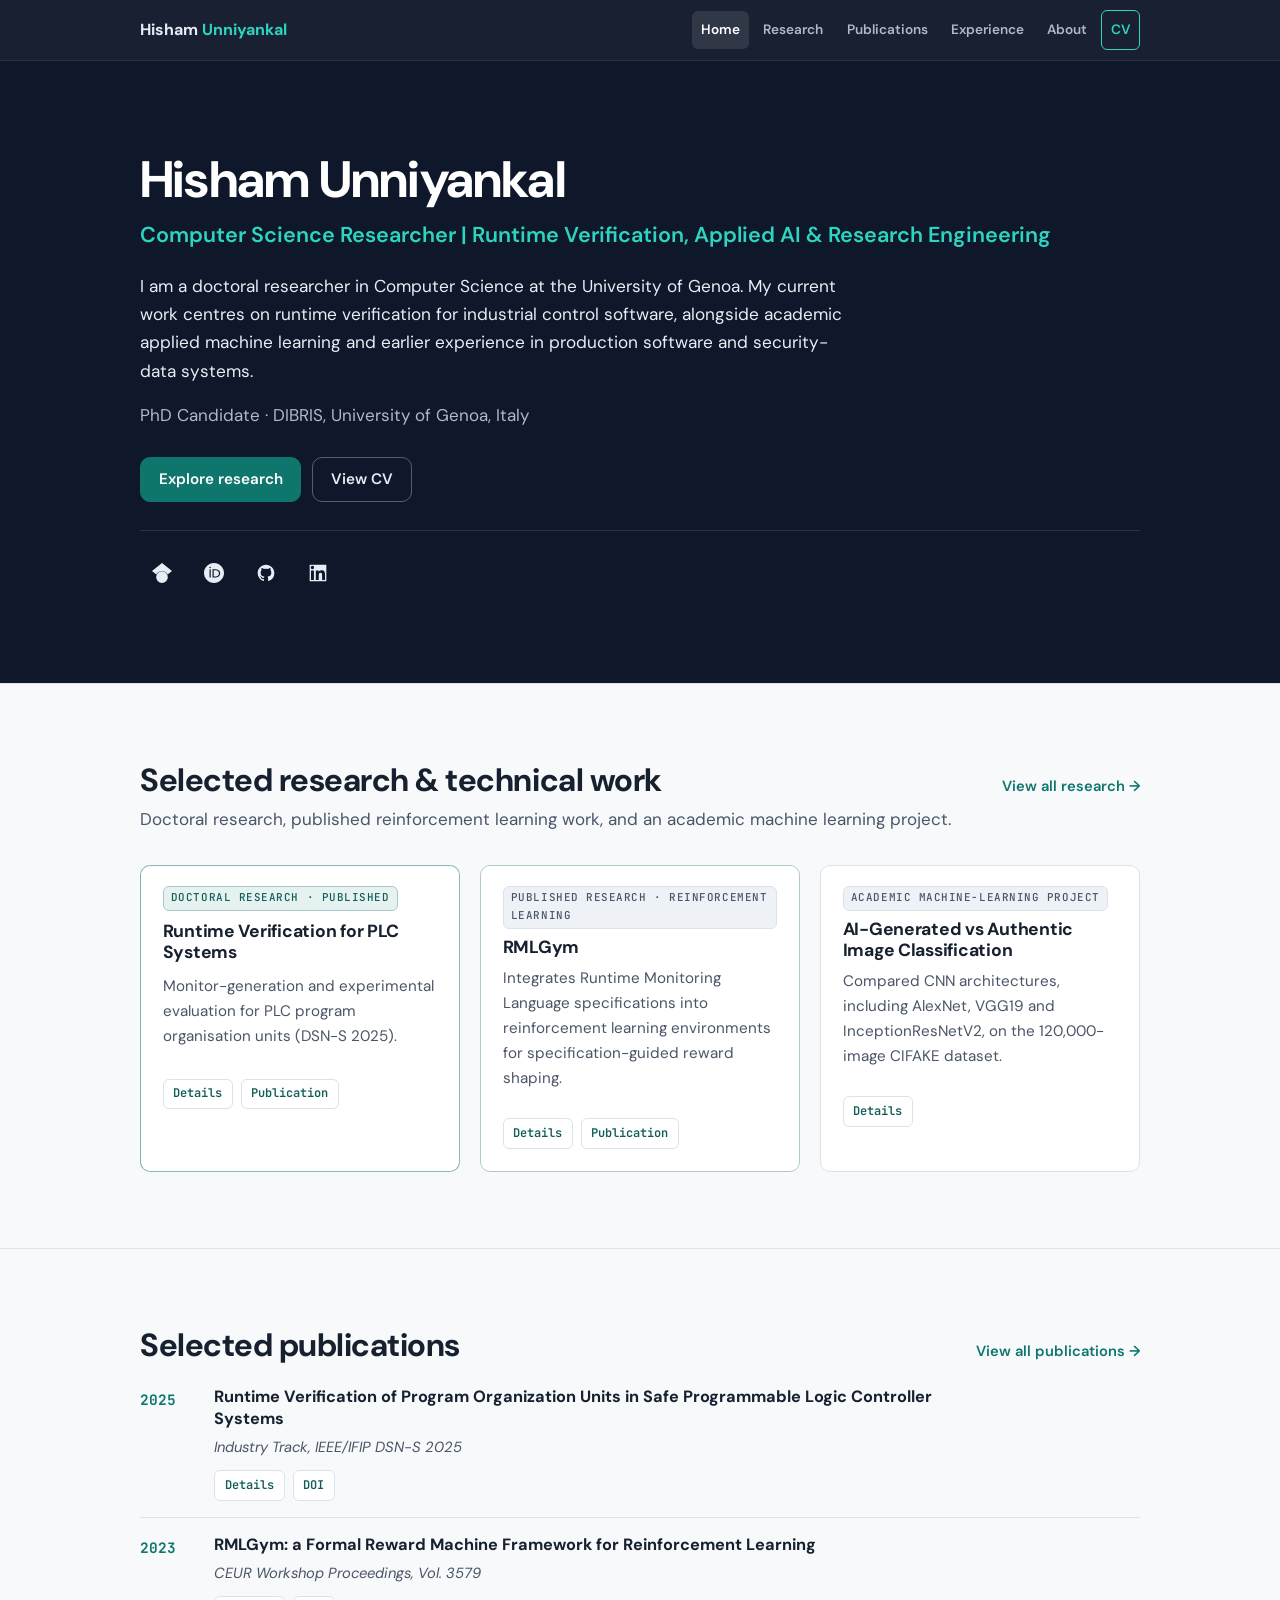
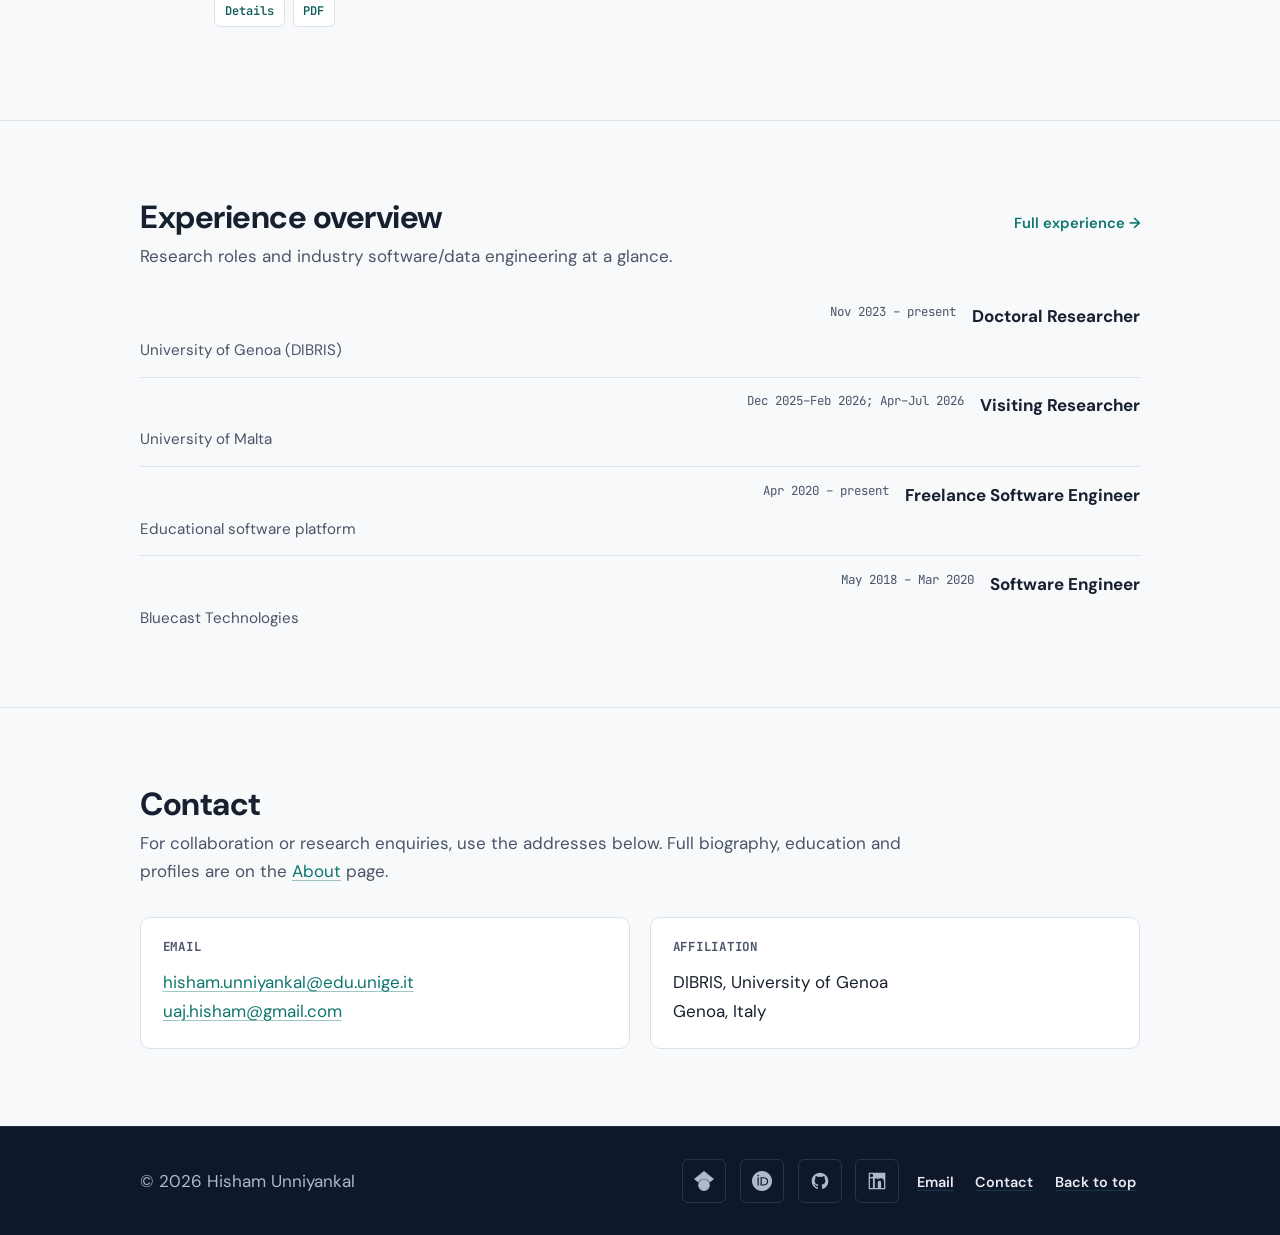
<file: index.html>
<!DOCTYPE html>
<html lang="en">
<head>
  <meta charset="UTF-8" />
  <meta name="viewport" content="width=device-width, initial-scale=1.0" />
  <title>Hisham Unniyankal | Computer Science Researcher — Runtime Verification, Applied AI &amp; Research Engineering</title>
  <meta name="description" content="Doctoral researcher in Computer Science at the University of Genoa. Research in runtime verification and research software, with academic applied machine learning and production software/data engineering experience." />
  <link rel="canonical" href="https://hishamunniyankal.github.io/" />

  <meta property="og:type" content="profile" />
  <meta property="og:title" content="Hisham Unniyankal | Computer Science Researcher — Runtime Verification, Applied AI &amp; Research Engineering" />
  <meta property="og:description" content="Doctoral researcher at the University of Genoa working on runtime verification and research software, with academic applied machine learning and production software/data engineering experience." />
  <meta property="og:url" content="https://hishamunniyankal.github.io/" />
  <meta property="profile:first_name" content="Hisham" />
  <meta property="profile:last_name" content="Unniyankal" />

  <meta name="twitter:card" content="summary" />
  <meta name="twitter:title" content="Hisham Unniyankal | Computer Science Researcher — Runtime Verification, Applied AI &amp; Research Engineering" />
  <meta name="twitter:description" content="Doctoral researcher at the University of Genoa: runtime verification, academic applied machine learning, and software/data engineering." />

  <link rel="icon" href="assets/favicon.svg" type="image/svg+xml" />
  <link rel="preconnect" href="https://fonts.googleapis.com" />
  <link rel="preconnect" href="https://fonts.gstatic.com" crossorigin />
  <link href="https://fonts.googleapis.com/css2?family=DM+Sans:ital,opsz,wght@0,9..40,400;0,9..40,500;0,9..40,600;0,9..40,700;1,9..40,400&amp;family=JetBrains+Mono:wght@400;500;600&amp;display=swap" rel="stylesheet" />
  <link rel="stylesheet" href="assets/css/tokens.css" />
  <link rel="stylesheet" href="assets/css/styles.css" />

  <script type="application/ld+json">
  {
    "@context": "https://schema.org",
    "@type": "Person",
    "name": "Hisham Unniyankal",
    "jobTitle": "Doctoral Researcher in Computer Science",
    "email": "mailto:hisham.unniyankal@edu.unige.it",
    "url": "https://hishamunniyankal.github.io/",
    "affiliation": { "@type": "CollegeOrUniversity", "name": "University of Genoa" },
    "worksFor": { "@type": "CollegeOrUniversity", "name": "University of Genoa" },
    "address": { "@type": "PostalAddress", "addressLocality": "Genoa", "addressCountry": "IT" },
    "knowsAbout": [
      "Runtime verification",
      "Runtime monitoring",
      "Reinforcement learning",
      "Machine learning",
      "Research software engineering",
      "Streaming data systems"
    ],
    "sameAs": [
      "https://scholar.google.com/citations?user=ikgQn0IAAAAJ&hl=en",
      "https://orcid.org/0009-0008-2407-5150",
      "https://github.com/hishamunniyankal",
      "https://www.linkedin.com/in/hishamu/"
    ]
  }
  </script>
</head>
<body>
  <a class="skip-link" href="#main-content">Skip to content</a>

  <nav class="nav" aria-label="Primary">
    <div class="wrap nav__inner">
      <a class="nav__brand" href="index.html">Hisham <b>Unniyankal</b></a>
      <button type="button" class="nav__toggle" id="nav-toggle" aria-expanded="false" aria-controls="nav-menu">
        <span class="visually-hidden">Menu</span>
        <span class="nav__toggle-bars" aria-hidden="true"></span>
      </button>
      <ul class="nav__menu" id="nav-menu">
        <li><a href="index.html" aria-current="page">Home</a></li>
        <li><a href="research.html">Research</a></li>
        <li><a href="publications.html">Publications</a></li>
        <li><a href="experience.html">Experience</a></li>
        <li><a href="about.html">About</a></li>
        <li><a class="nav__cv" href="cv.pdf" target="_blank" rel="noopener">CV</a></li>
      </ul>
    </div>
  </nav>

  <main id="main-content" tabindex="-1">
    <header class="hero" id="top">
      <div class="wrap">
        <h1>Hisham Unniyankal</h1>
        <p class="hero__role">Computer Science Researcher | Runtime Verification, Applied AI &amp; Research Engineering</p>
        <p class="hero__statement">
          I am a doctoral researcher in Computer Science at the University of
          Genoa. My current work centres on runtime verification for industrial
          control software, alongside academic applied machine learning and
          earlier experience in production software and security-data systems.
        </p>
        <p class="hero__affil">PhD Candidate · DIBRIS, University of Genoa, Italy</p>
        <div class="hero__actions">
          <a class="btn btn--primary" href="research.html">Explore research</a>
          <a class="btn btn--ghost" href="cv.pdf" target="_blank" rel="noopener">View CV</a>
        </div>
        <ul class="hero__links">
          <li>
            <a class="profile-icon profile-icon--scholar" href="https://scholar.google.com/citations?user=ikgQn0IAAAAJ&amp;hl=en" target="_blank" rel="noopener noreferrer" aria-label="Google Scholar" title="Google Scholar">
              <span class="profile-icon__glyph" aria-hidden="true"></span>
            </a>
          </li>
          <li>
            <a class="profile-icon profile-icon--orcid" href="https://orcid.org/0009-0008-2407-5150" target="_blank" rel="noopener noreferrer" aria-label="ORCID" title="ORCID">
              <span class="profile-icon__glyph" aria-hidden="true"></span>
            </a>
          </li>
          <li>
            <a class="profile-icon profile-icon--github" href="https://github.com/hishamunniyankal" target="_blank" rel="noopener noreferrer" aria-label="GitHub" title="GitHub">
              <span class="profile-icon__glyph" aria-hidden="true"></span>
            </a>
          </li>
          <li>
            <a class="profile-icon profile-icon--linkedin" href="https://www.linkedin.com/in/hishamu/" target="_blank" rel="noopener noreferrer" aria-label="LinkedIn" title="LinkedIn">
              <span class="profile-icon__glyph" aria-hidden="true"></span>
            </a>
          </li>
        </ul>
      </div>
    </header>

    <section class="section" aria-labelledby="preview-research-title">
      <div class="wrap">
        <div class="section__head reveal">
          <h2 class="section__title" id="preview-research-title">Selected research &amp; technical work</h2>
          <a class="section__link" href="research.html">View all research →</a>
        </div>
        <p class="section__intro reveal">Doctoral research, published reinforcement learning work, and an academic machine learning project.</p>
        <div class="work-grid work-grid--previews reveal">
          <article class="work-card work-card--featured">
            <div class="work-card__body">
              <span class="work-card__kind">Doctoral Research · Published</span>
              <h3 class="work-card__title">Runtime Verification for PLC Systems</h3>
              <p>Monitor-generation and experimental evaluation for PLC program organisation units (DSN-S 2025).</p>
              <div class="pub__links work-card__meta">
                <a class="pub__badge" href="research.html#plc-rv">Details</a>
                <a class="pub__badge" href="publications.html#pub-dsn">Publication</a>
              </div>
            </div>
          </article>
          <article class="work-card work-card--emphasis">
            <div class="work-card__body">
              <span class="work-card__kind">Published Research · Reinforcement Learning</span>
              <h3 class="work-card__title">RMLGym</h3>
              <p>Integrates Runtime Monitoring Language specifications into reinforcement learning environments for specification-guided reward shaping.</p>
              <div class="pub__links work-card__meta">
                <a class="pub__badge" href="research.html#rmlgym">Details</a>
                <a class="pub__badge" href="publications.html#pub-rmlgym">Publication</a>
              </div>
            </div>
          </article>
          <article class="work-card">
            <div class="work-card__body">
              <span class="work-card__kind">Academic Machine-Learning Project</span>
              <h3 class="work-card__title">AI-Generated vs Authentic Image Classification</h3>
              <p>Compared CNN architectures, including AlexNet, VGG19 and InceptionResNetV2, on the 120,000-image CIFAKE dataset.</p>
              <div class="pub__links work-card__meta">
                <a class="pub__badge" href="research.html#cifake">Details</a>
              </div>
            </div>
          </article>
        </div>
      </div>
    </section>

    <section class="section" aria-labelledby="preview-pubs-title">
      <div class="wrap">
        <div class="section__head reveal">
          <h2 class="section__title" id="preview-pubs-title">Selected publications</h2>
          <a class="section__link" href="publications.html">View all publications →</a>
        </div>
        <ul class="pub-list pub-list--preview reveal">
          <li class="pub">
            <span class="pub__year">2025</span>
            <div>
              <p class="pub__title">Runtime Verification of Program Organization Units in Safe Programmable Logic Controller Systems</p>
              <p class="pub__venue">Industry Track, IEEE/IFIP DSN-S 2025</p>
              <p class="pub__links">
                <a class="pub__badge" href="publications.html#pub-dsn">Details</a>
                <a class="pub__badge" href="https://doi.org/10.1109/DSN-S65789.2025.00050" target="_blank" rel="noopener">DOI</a>
              </p>
            </div>
          </li>
          <li class="pub">
            <span class="pub__year">2023</span>
            <div>
              <p class="pub__title">RMLGym: a Formal Reward Machine Framework for Reinforcement Learning</p>
              <p class="pub__venue">CEUR Workshop Proceedings, Vol. 3579</p>
              <p class="pub__links">
                <a class="pub__badge" href="publications.html#pub-rmlgym">Details</a>
                <a class="pub__badge" href="https://ceur-ws.org/Vol-3579/paper1.pdf" target="_blank" rel="noopener">PDF</a>
              </p>
            </div>
          </li>
        </ul>
      </div>
    </section>

    <section class="section" aria-labelledby="preview-exp-title">
      <div class="wrap">
        <div class="section__head reveal">
          <h2 class="section__title" id="preview-exp-title">Experience overview</h2>
          <a class="section__link" href="experience.html">Full experience →</a>
        </div>
        <p class="section__intro reveal">Research roles and industry software/data engineering at a glance.</p>
        <ul class="exp-summary reveal">
          <li>
            <span class="exp-summary__role">Doctoral Researcher</span>
            <span class="exp-summary__org">University of Genoa (DIBRIS)</span>
            <span class="exp-summary__dates">Nov 2023 – present</span>
          </li>
          <li>
            <span class="exp-summary__role">Visiting Researcher</span>
            <span class="exp-summary__org">University of Malta</span>
            <span class="exp-summary__dates">Dec 2025–Feb 2026; Apr–Jul 2026</span>
          </li>
          <li>
            <span class="exp-summary__role">Freelance Software Engineer</span>
            <span class="exp-summary__org">Educational software platform</span>
            <span class="exp-summary__dates">Apr 2020 – present</span>
          </li>
          <li>
            <span class="exp-summary__role">Software Engineer</span>
            <span class="exp-summary__org">Bluecast Technologies</span>
            <span class="exp-summary__dates">May 2018 – Mar 2020</span>
          </li>
        </ul>
      </div>
    </section>

    <section class="section" aria-labelledby="home-contact-title">
      <div class="wrap">
        <h2 class="section__title reveal" id="home-contact-title">Contact</h2>
        <p class="section__intro reveal">
          For collaboration or research enquiries, use the addresses below.
          Full biography, education and profiles are on the
          <a href="about.html">About</a> page.
        </p>
        <div class="contact-grid reveal">
          <div class="contact-card">
            <h3>Email</h3>
            <address>
              <a href="mailto:hisham.unniyankal@edu.unige.it">hisham.unniyankal@edu.unige.it</a><br />
              <a href="mailto:uaj.hisham@gmail.com">uaj.hisham@gmail.com</a>
            </address>
          </div>
          <div class="contact-card">
            <h3>Affiliation</h3>
            <address>
              DIBRIS, University of Genoa<br />
              Genoa, Italy
            </address>
          </div>
        </div>
      </div>
    </section>
  </main>

  <footer class="footer">
    <div class="wrap footer__inner">
      <p>&copy; <span id="year">2026</span> Hisham Unniyankal</p>
      <ul class="footer__links">
        <li>
          <a class="profile-icon profile-icon--scholar" href="https://scholar.google.com/citations?user=ikgQn0IAAAAJ&amp;hl=en" target="_blank" rel="noopener noreferrer" aria-label="Google Scholar" title="Google Scholar">
            <span class="profile-icon__glyph" aria-hidden="true"></span>
          </a>
        </li>
        <li>
          <a class="profile-icon profile-icon--orcid" href="https://orcid.org/0009-0008-2407-5150" target="_blank" rel="noopener noreferrer" aria-label="ORCID" title="ORCID">
            <span class="profile-icon__glyph" aria-hidden="true"></span>
          </a>
        </li>
        <li>
          <a class="profile-icon profile-icon--github" href="https://github.com/hishamunniyankal" target="_blank" rel="noopener noreferrer" aria-label="GitHub" title="GitHub">
            <span class="profile-icon__glyph" aria-hidden="true"></span>
          </a>
        </li>
        <li>
          <a class="profile-icon profile-icon--linkedin" href="https://www.linkedin.com/in/hishamu/" target="_blank" rel="noopener noreferrer" aria-label="LinkedIn" title="LinkedIn">
            <span class="profile-icon__glyph" aria-hidden="true"></span>
          </a>
        </li>
        <li><a class="footer__text-link" href="mailto:hisham.unniyankal@edu.unige.it">Email</a></li>
        <li><a class="footer__text-link" href="about.html#contact">Contact</a></li>
        <li><a class="footer__text-link" href="#top">Back to top</a></li>
      </ul>
    </div>
  </footer>

  <script src="assets/js/main.js" defer></script>
</body>
</html>
</file>
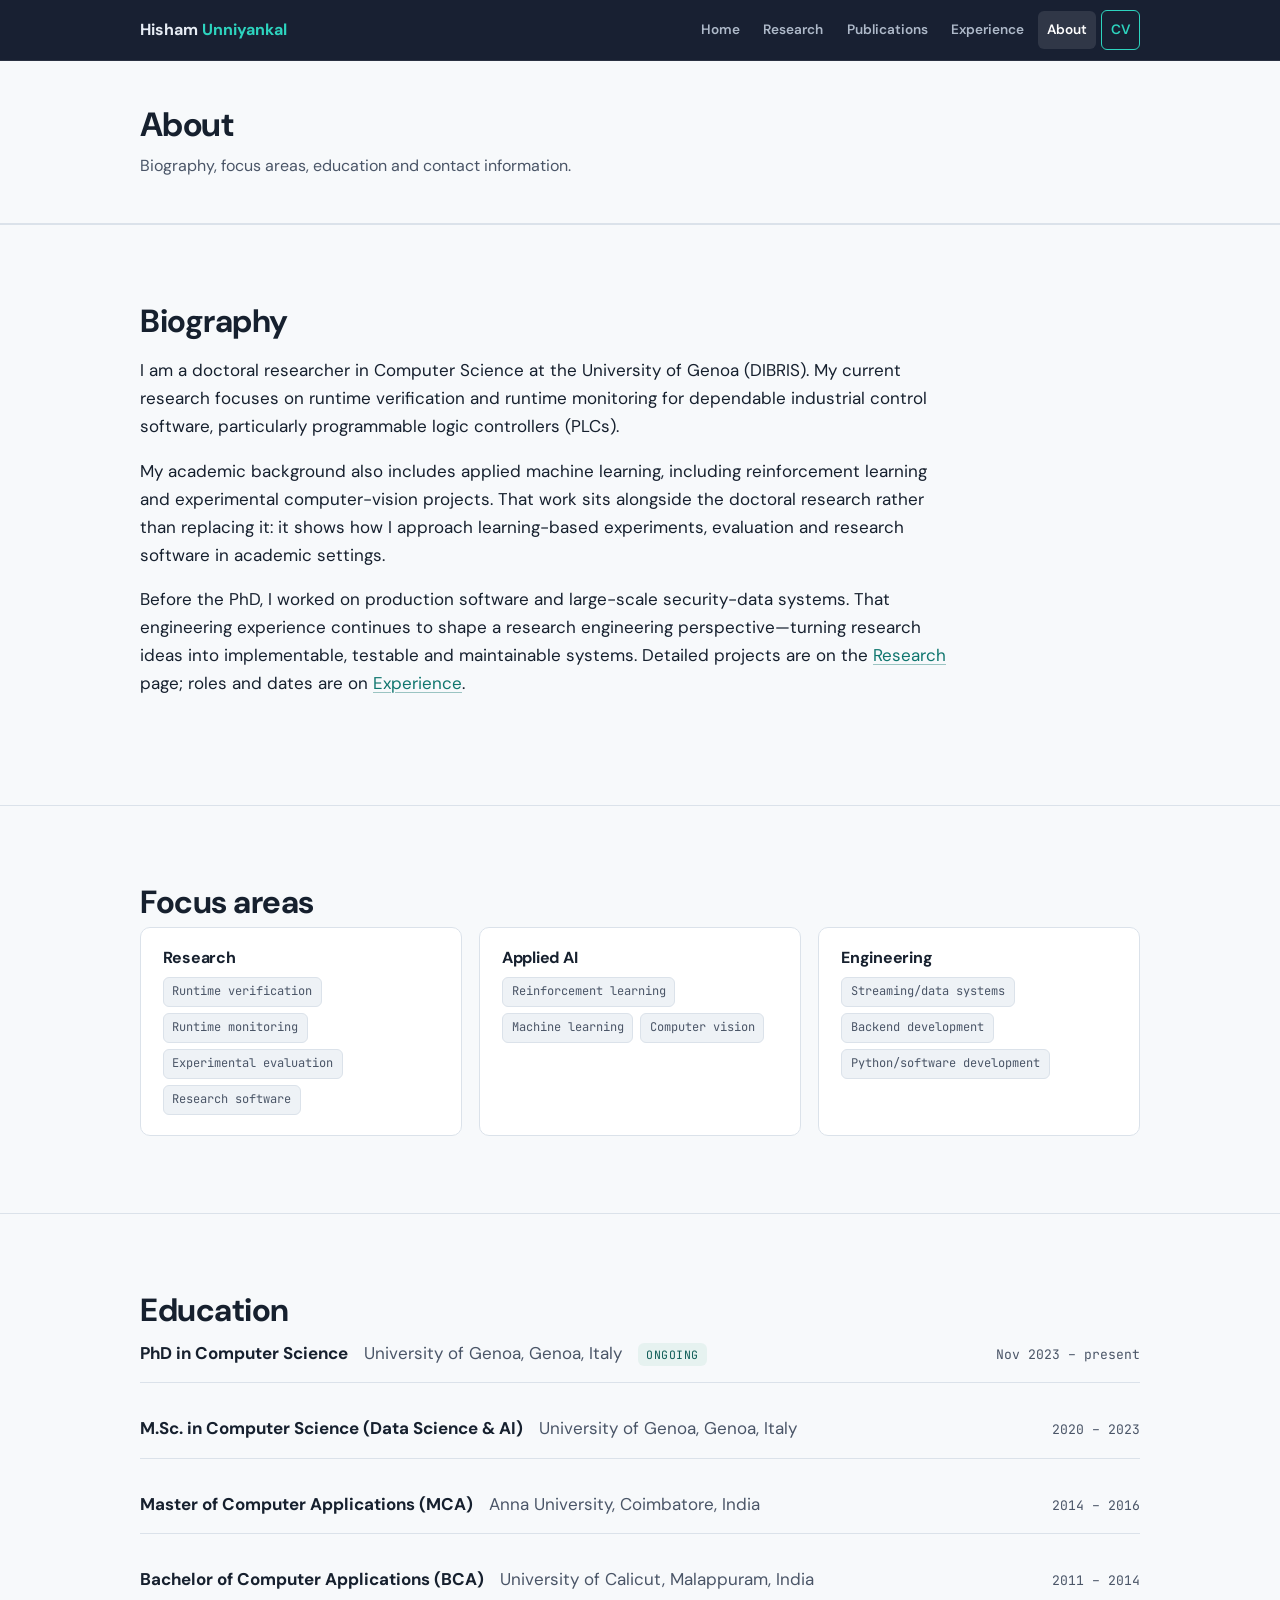
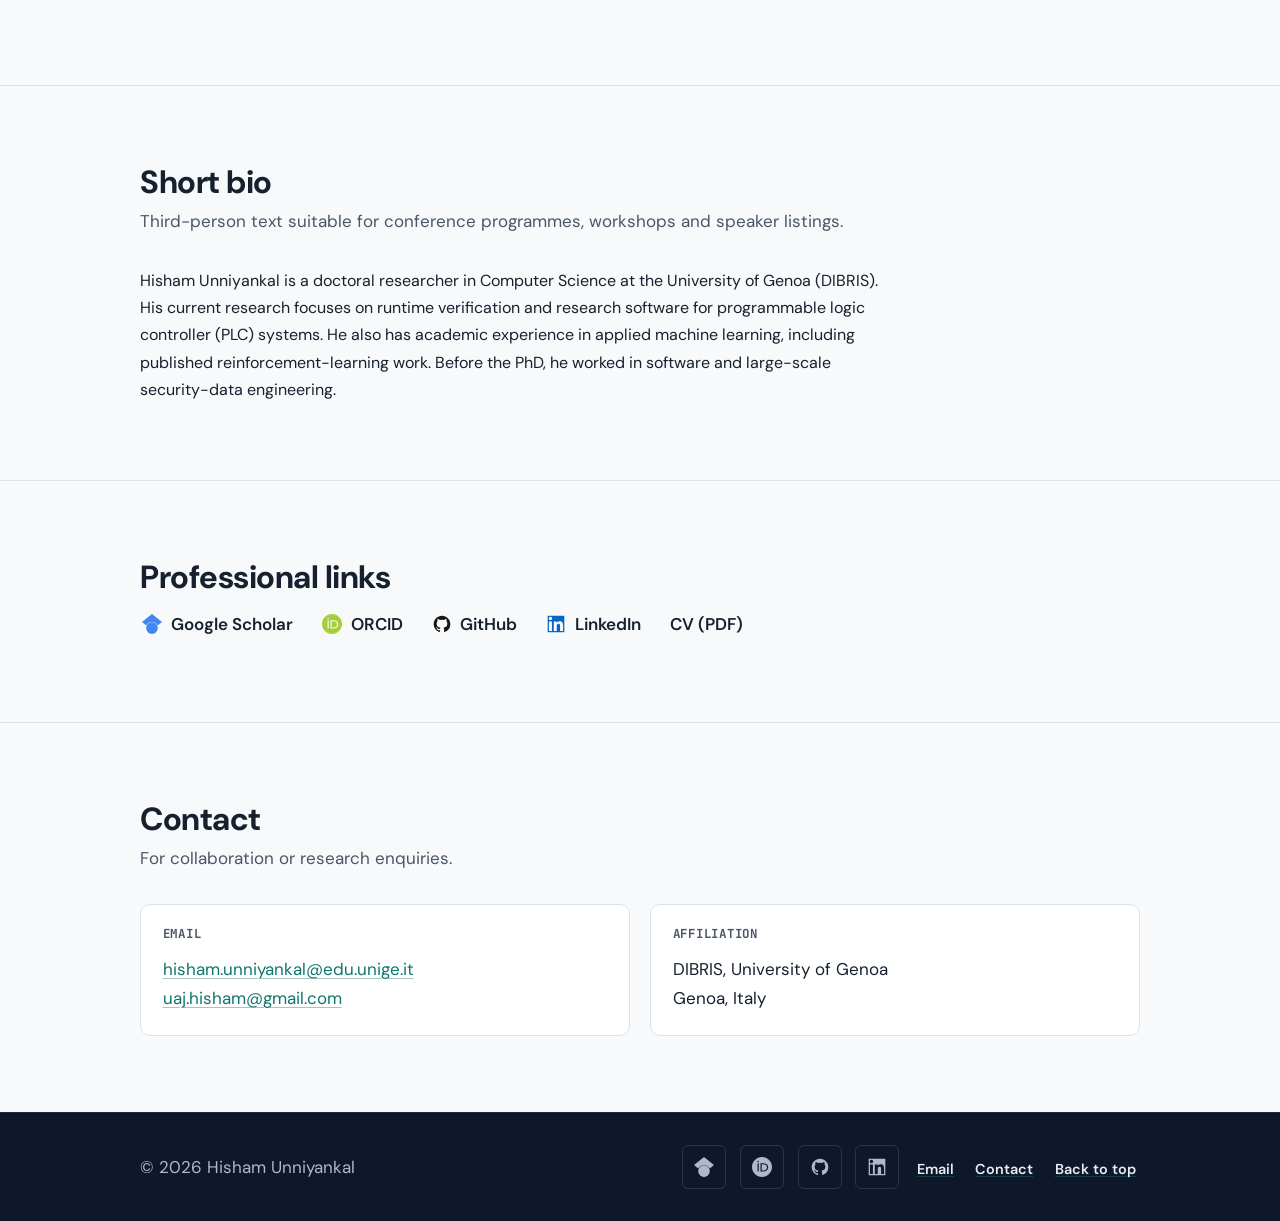
<file: about.html>
<!DOCTYPE html>
<html lang="en">
<head>
  <meta charset="UTF-8" />
  <meta name="viewport" content="width=device-width, initial-scale=1.0" />
  <title>About | Hisham Unniyankal</title>
  <meta name="description" content="Biography, education and contact for Hisham Unniyankal, doctoral researcher in Computer Science at the University of Genoa." />
  <link rel="canonical" href="https://hishamunniyankal.github.io/about.html" />

  <meta property="og:type" content="profile" />
  <meta property="og:title" content="About | Hisham Unniyankal" />
  <meta property="og:description" content="Biography, education and contact for a doctoral researcher in Computer Science at the University of Genoa." />
  <meta property="og:url" content="https://hishamunniyankal.github.io/about.html" />

  <meta name="twitter:card" content="summary" />
  <meta name="twitter:title" content="About | Hisham Unniyankal" />
  <meta name="twitter:description" content="Biography, education and contact for a doctoral researcher in Computer Science at the University of Genoa." />

  <link rel="icon" href="assets/favicon.svg" type="image/svg+xml" />
  <link rel="preconnect" href="https://fonts.googleapis.com" />
  <link rel="preconnect" href="https://fonts.gstatic.com" crossorigin />
  <link href="https://fonts.googleapis.com/css2?family=DM+Sans:ital,opsz,wght@0,9..40,400;0,9..40,500;0,9..40,600;0,9..40,700;1,9..40,400&amp;family=JetBrains+Mono:wght@400;500;600&amp;display=swap" rel="stylesheet" />
  <link rel="stylesheet" href="assets/css/tokens.css" />
  <link rel="stylesheet" href="assets/css/styles.css" />
</head>
<body>
  <a class="skip-link" href="#main-content">Skip to content</a>

  <nav class="nav" aria-label="Primary">
    <div class="wrap nav__inner">
      <a class="nav__brand" href="index.html">Hisham <b>Unniyankal</b></a>
      <button type="button" class="nav__toggle" id="nav-toggle" aria-expanded="false" aria-controls="nav-menu">
        <span class="visually-hidden">Menu</span>
        <span class="nav__toggle-bars" aria-hidden="true"></span>
      </button>
      <ul class="nav__menu" id="nav-menu">
        <li><a href="index.html">Home</a></li>
        <li><a href="research.html">Research</a></li>
        <li><a href="publications.html">Publications</a></li>
        <li><a href="experience.html">Experience</a></li>
        <li><a href="about.html" aria-current="page">About</a></li>
        <li><a class="nav__cv" href="cv.pdf" target="_blank" rel="noopener">CV</a></li>
      </ul>
    </div>
  </nav>

  <main id="main-content" tabindex="-1">
    <header class="page-header" id="top">
      <div class="wrap">
        <h1>About</h1>
        <p class="page-header__intro">
          Biography, focus areas, education and contact information.
        </p>
      </div>
    </header>

    <section class="section" aria-labelledby="bio-title">
      <div class="wrap">
        <!--
          TODO: Insert a professional headshot when available.
          Place a <figure class="about-photo"> as the first child of
          .about-layout so the two-column layout activates automatically, e.g.:

          <figure class="about-photo">
            <img src="assets/images/portrait.jpg" width="320" height="400"
                 alt="Portrait of Hisham Unniyankal" />
          </figure>
        -->
        <div class="about-layout reveal">
          <div class="about-copy">
            <h2 class="section__title" id="bio-title">Biography</h2>
            <div class="prose">
              <p>
                I am a doctoral researcher in Computer Science at the University
                of Genoa (DIBRIS). My current research focuses on runtime
                verification and runtime monitoring for dependable industrial
                control software, particularly programmable logic controllers
                (PLCs).
              </p>
              <p>
                My academic background also includes applied machine learning,
                including reinforcement learning and experimental computer-vision
                projects. That work sits alongside the doctoral research rather
                than replacing it: it shows how I approach learning-based
                experiments, evaluation and research software in academic
                settings.
              </p>
              <p>
                Before the PhD, I worked on production software and large-scale
                security-data systems. That engineering experience continues to
                shape a research engineering perspective&mdash;turning research
                ideas into implementable, testable and maintainable systems.
                Detailed projects are on the <a href="research.html">Research</a>
                page; roles and dates are on
                <a href="experience.html">Experience</a>.
              </p>
            </div>
          </div>
        </div>
      </div>
    </section>

    <section class="section" aria-labelledby="focus-title">
      <div class="wrap">
        <h2 class="section__title reveal" id="focus-title">Focus areas</h2>
        <ul class="capabilities reveal" aria-label="Focus areas">
          <li class="capability">
            <h3>Research</h3>
            <ul class="capability__tags">
              <li>Runtime verification</li>
              <li>Runtime monitoring</li>
              <li>Experimental evaluation</li>
              <li>Research software</li>
            </ul>
          </li>
          <li class="capability">
            <h3>Applied AI</h3>
            <ul class="capability__tags">
              <li>Reinforcement learning</li>
              <li>Machine learning</li>
              <li>Computer vision</li>
            </ul>
          </li>
          <li class="capability">
            <h3>Engineering</h3>
            <ul class="capability__tags">
              <li>Streaming/data systems</li>
              <li>Backend development</li>
              <li>Python/software development</li>
            </ul>
          </li>
        </ul>
      </div>
    </section>

    <section class="section" id="education" aria-labelledby="education-title">
      <div class="wrap">
        <h2 class="section__title reveal" id="education-title">Education</h2>
        <ul class="edu-list edu-list--plain reveal">
          <li class="edu">
            <span class="edu__degree">PhD in Computer Science</span>
            <span class="edu__inst">University of Genoa, Genoa, Italy</span>
            <span class="edu__status">Ongoing</span>
            <span class="edu__dates">Nov 2023 &ndash; present</span>
          </li>
          <li class="edu">
            <span class="edu__degree">M.Sc. in Computer Science (Data Science &amp; AI)</span>
            <span class="edu__inst">University of Genoa, Genoa, Italy</span>
            <span class="edu__dates">2020 &ndash; 2023</span>
          </li>
          <li class="edu">
            <span class="edu__degree">Master of Computer Applications (MCA)</span>
            <span class="edu__inst">Anna University, Coimbatore, India</span>
            <span class="edu__dates">2014 &ndash; 2016</span>
          </li>
          <li class="edu">
            <span class="edu__degree">Bachelor of Computer Applications (BCA)</span>
            <span class="edu__inst">University of Calicut, Malappuram, India</span>
            <span class="edu__dates">2011 &ndash; 2014</span>
          </li>
        </ul>
      </div>
    </section>

    <section class="section" id="short-bio" aria-labelledby="short-bio-title">
      <div class="wrap">
        <h2 class="section__title reveal" id="short-bio-title">Short bio</h2>
        <p class="section__intro reveal">
          Third-person text suitable for conference programmes, workshops and
          speaker listings.
        </p>
        <div class="short-bio reveal">
          <p>
            Hisham Unniyankal is a doctoral researcher in Computer Science at the
            University of Genoa (DIBRIS). His current research focuses on runtime
            verification and research software for programmable logic controller
            (PLC) systems. He also has academic experience in applied machine
            learning, including published reinforcement-learning work. Before the
            PhD, he worked in software and large-scale security-data engineering.
          </p>
        </div>
      </div>
    </section>

    <section class="section" id="profiles" aria-labelledby="profiles-title">
      <div class="wrap">
        <h2 class="section__title reveal" id="profiles-title">Professional links</h2>
        <ul class="profile-links reveal">
          <li>
            <a class="profile-link profile-link--scholar" href="https://scholar.google.com/citations?user=ikgQn0IAAAAJ&amp;hl=en" target="_blank" rel="noopener noreferrer">
              <span class="profile-icon__glyph" aria-hidden="true"></span>
              <span>Google Scholar</span>
            </a>
          </li>
          <li>
            <a class="profile-link profile-link--orcid" href="https://orcid.org/0009-0008-2407-5150" target="_blank" rel="noopener noreferrer">
              <span class="profile-icon__glyph" aria-hidden="true"></span>
              <span>ORCID</span>
            </a>
          </li>
          <li>
            <a class="profile-link profile-link--github" href="https://github.com/hishamunniyankal" target="_blank" rel="noopener noreferrer">
              <span class="profile-icon__glyph" aria-hidden="true"></span>
              <span>GitHub</span>
            </a>
          </li>
          <li>
            <a class="profile-link profile-link--linkedin" href="https://www.linkedin.com/in/hishamu/" target="_blank" rel="noopener noreferrer">
              <span class="profile-icon__glyph" aria-hidden="true"></span>
              <span>LinkedIn</span>
            </a>
          </li>
          <li>
            <a class="profile-link" href="cv.pdf" target="_blank" rel="noopener noreferrer">
              <span>CV (PDF)</span>
            </a>
          </li>
        </ul>
      </div>
    </section>

    <section class="section" id="contact" aria-labelledby="contact-title">
      <div class="wrap">
        <h2 class="section__title reveal" id="contact-title">Contact</h2>
        <p class="section__intro reveal">For collaboration or research enquiries.</p>
        <div class="contact-grid reveal">
          <div class="contact-card">
            <h3>Email</h3>
            <address>
              <a href="mailto:hisham.unniyankal@edu.unige.it">hisham.unniyankal@edu.unige.it</a><br />
              <a href="mailto:uaj.hisham@gmail.com">uaj.hisham@gmail.com</a>
            </address>
          </div>
          <div class="contact-card">
            <h3>Affiliation</h3>
            <address>
              DIBRIS, University of Genoa<br />
              Genoa, Italy
            </address>
          </div>
        </div>
      </div>
    </section>
  </main>

  <footer class="footer">
    <div class="wrap footer__inner">
      <p>&copy; <span id="year">2026</span> Hisham Unniyankal</p>
      <ul class="footer__links">
        <li>
          <a class="profile-icon profile-icon--scholar" href="https://scholar.google.com/citations?user=ikgQn0IAAAAJ&amp;hl=en" target="_blank" rel="noopener noreferrer" aria-label="Google Scholar" title="Google Scholar">
            <span class="profile-icon__glyph" aria-hidden="true"></span>
          </a>
        </li>
        <li>
          <a class="profile-icon profile-icon--orcid" href="https://orcid.org/0009-0008-2407-5150" target="_blank" rel="noopener noreferrer" aria-label="ORCID" title="ORCID">
            <span class="profile-icon__glyph" aria-hidden="true"></span>
          </a>
        </li>
        <li>
          <a class="profile-icon profile-icon--github" href="https://github.com/hishamunniyankal" target="_blank" rel="noopener noreferrer" aria-label="GitHub" title="GitHub">
            <span class="profile-icon__glyph" aria-hidden="true"></span>
          </a>
        </li>
        <li>
          <a class="profile-icon profile-icon--linkedin" href="https://www.linkedin.com/in/hishamu/" target="_blank" rel="noopener noreferrer" aria-label="LinkedIn" title="LinkedIn">
            <span class="profile-icon__glyph" aria-hidden="true"></span>
          </a>
        </li>
        <li><a class="footer__text-link" href="mailto:hisham.unniyankal@edu.unige.it">Email</a></li>
        <li><a class="footer__text-link" href="#contact">Contact</a></li>
        <li><a class="footer__text-link" href="#top">Back to top</a></li>
      </ul>
    </div>
  </footer>

  <script src="assets/js/main.js" defer></script>
</body>
</html>
</file>
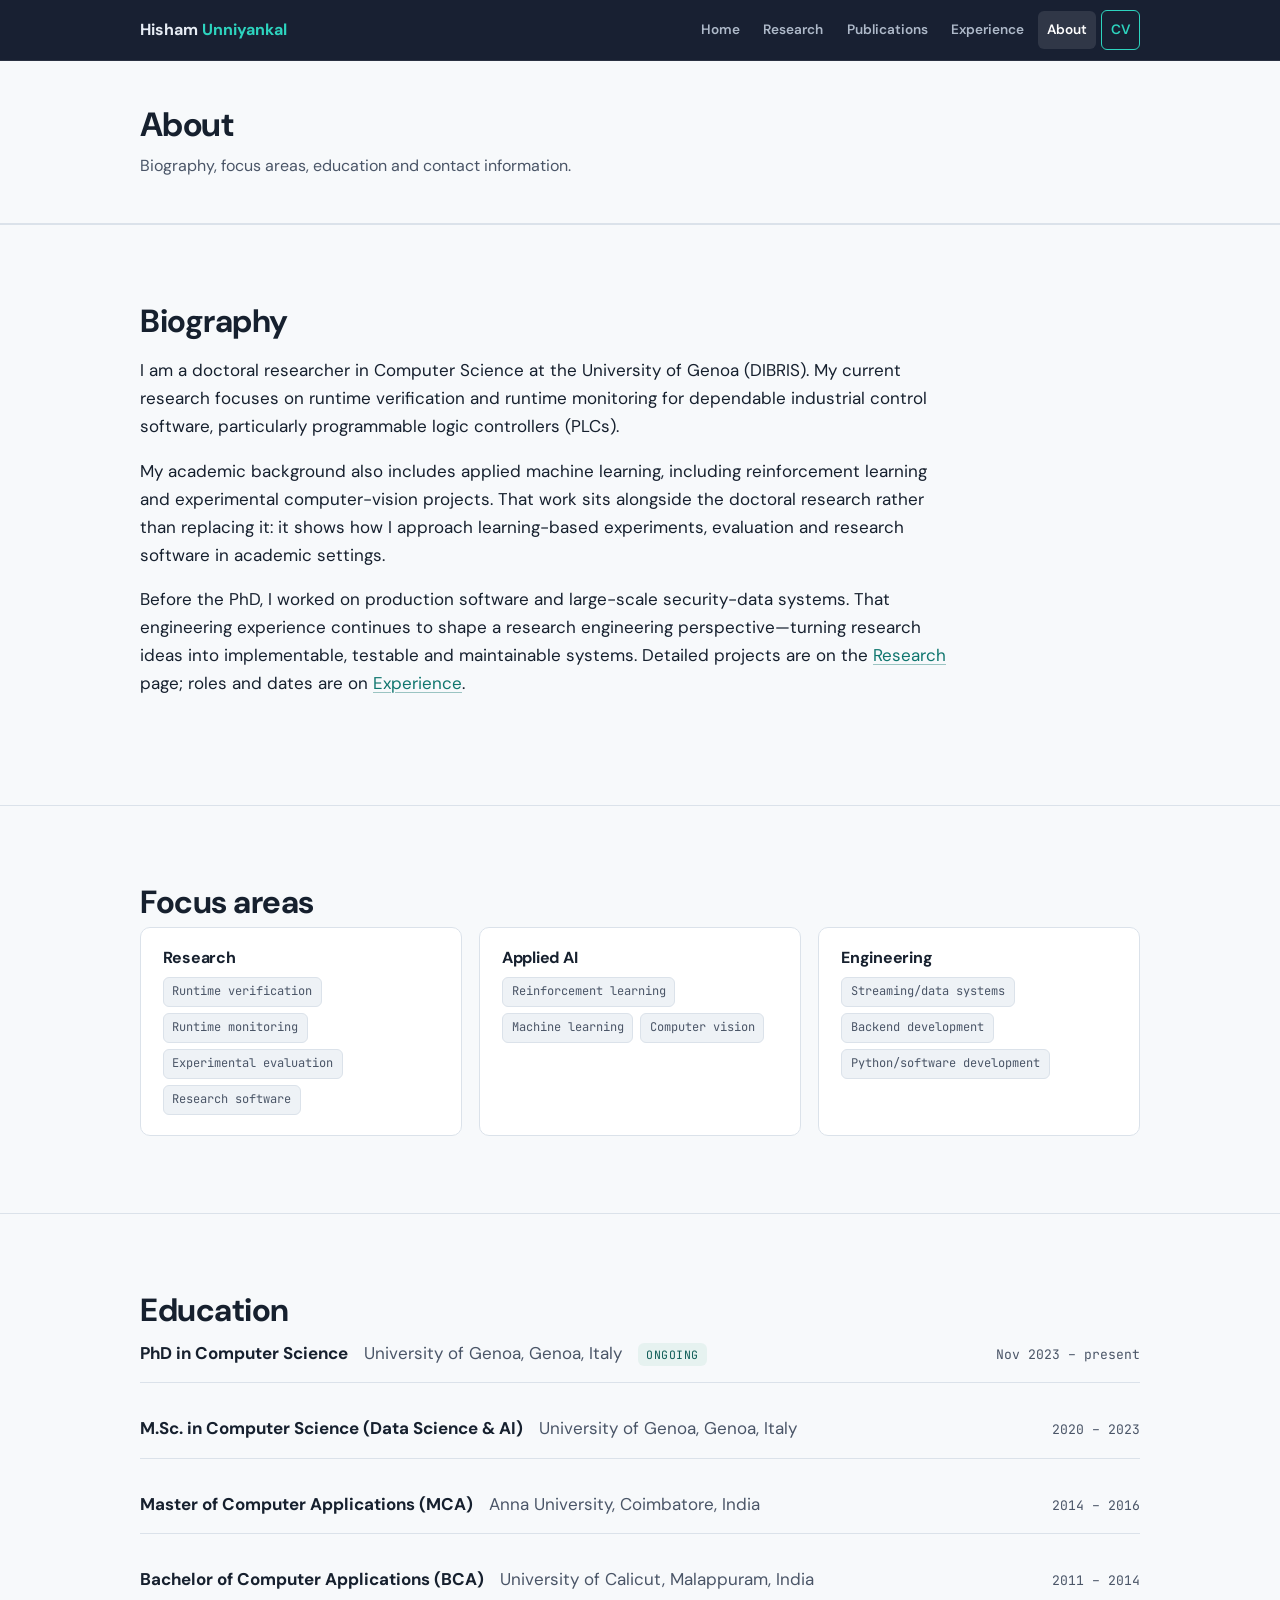
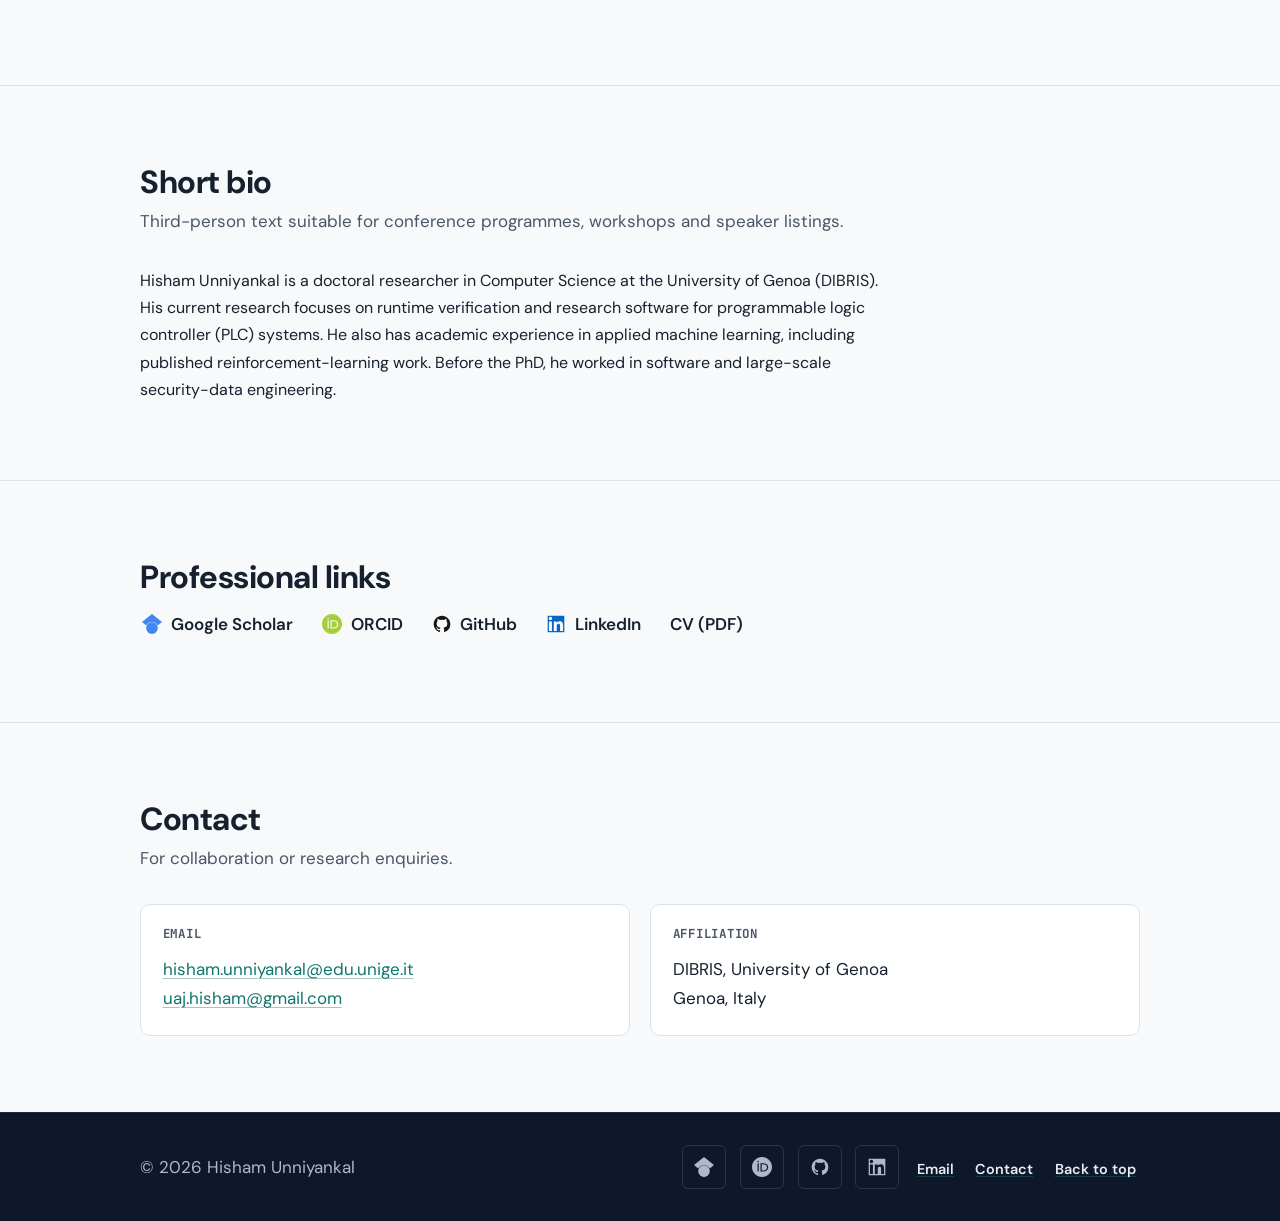
<file: contact.html>
<!DOCTYPE html>
<html lang="en">
<head>
  <meta charset="UTF-8" />
  <meta name="viewport" content="width=device-width, initial-scale=1.0" />
  <title>Redirecting &mdash; Hisham Unniyankal</title>
  <meta name="robots" content="noindex, follow" />
  <link rel="canonical" href="https://hishamunniyankal.github.io/about.html#contact" />
  <meta http-equiv="refresh" content="0; url=./about.html#contact" />
  <link rel="stylesheet" href="assets/css/tokens.css" />
  <link rel="stylesheet" href="assets/css/styles.css" />
</head>
<body>
  <main id="main-content" class="section" tabindex="-1">
    <div class="wrap">
      <h1 class="section__title">This page has moved</h1>
      <p>Contact information now lives on
        <a href="./about.html#contact">About — contact</a>.</p>
    </div>
  </main>
  <script>location.replace("./about.html#contact");</script>
</body>
</html>
</file>
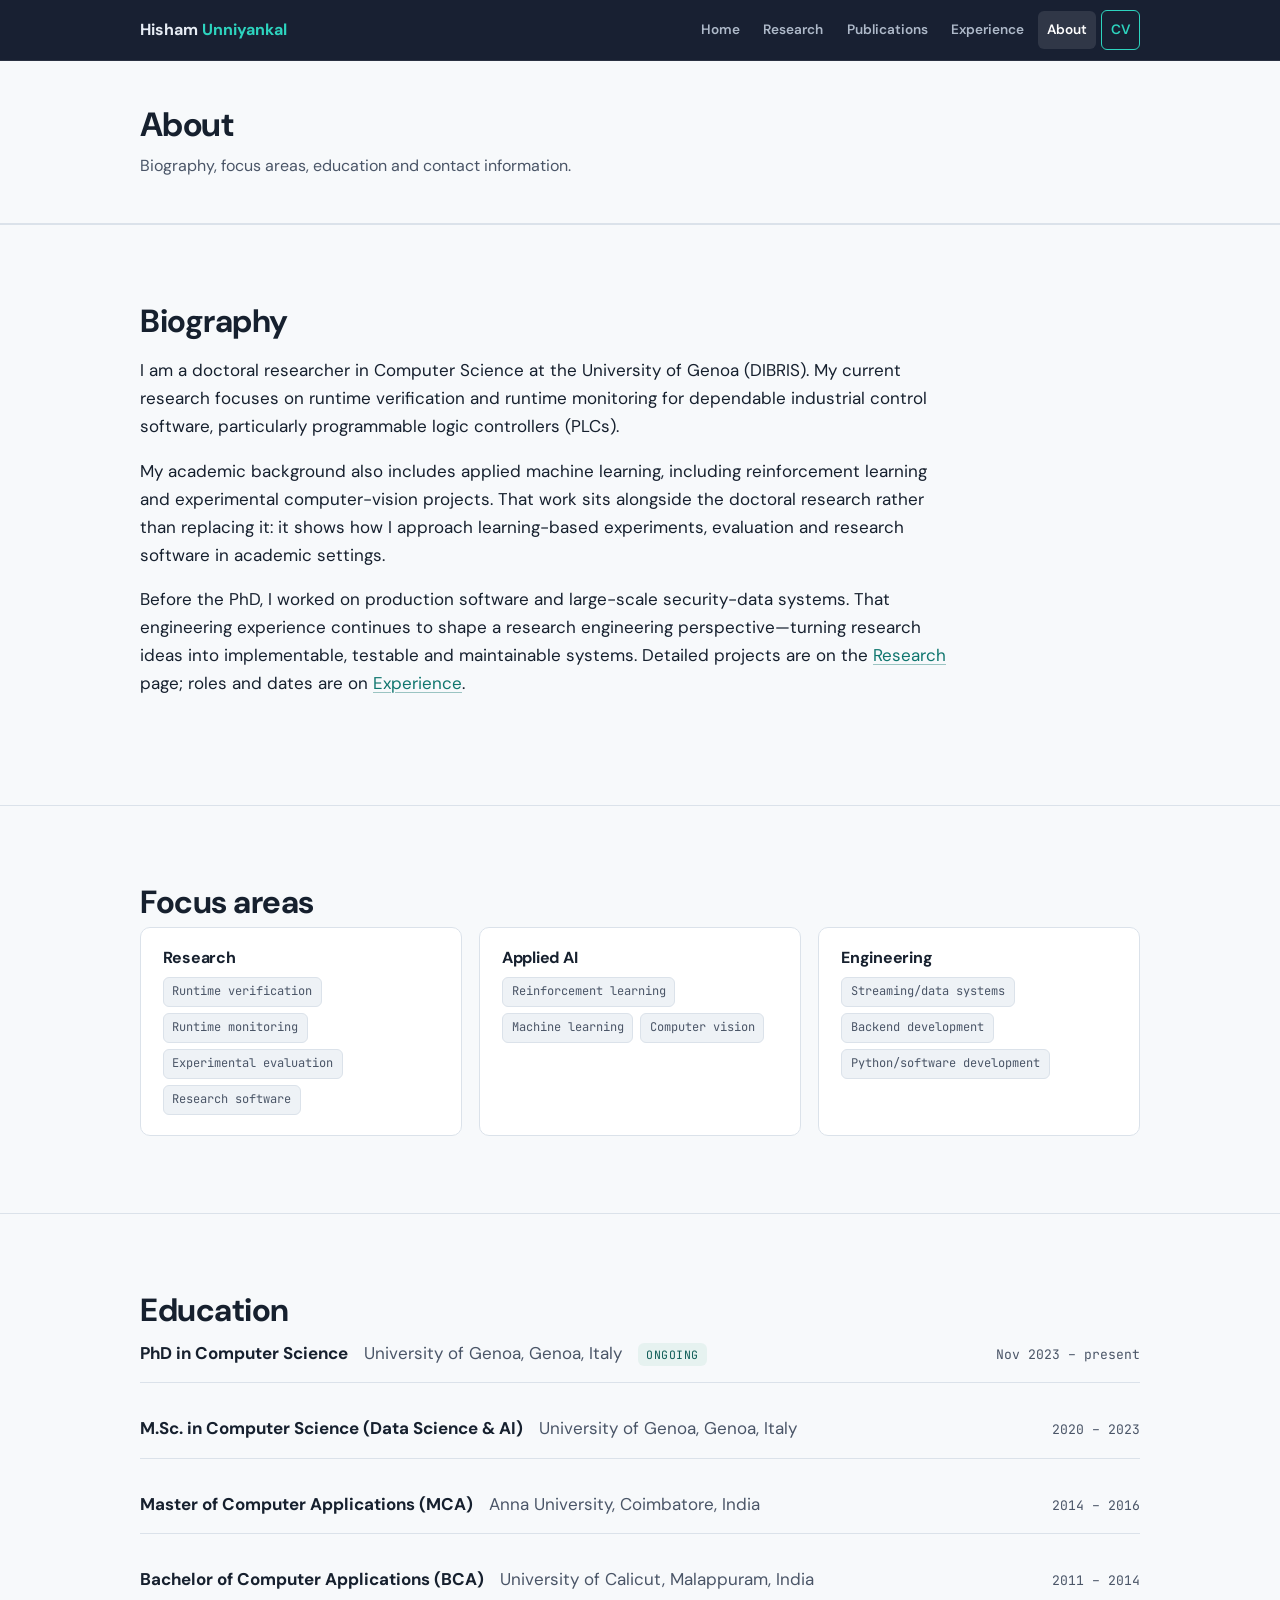
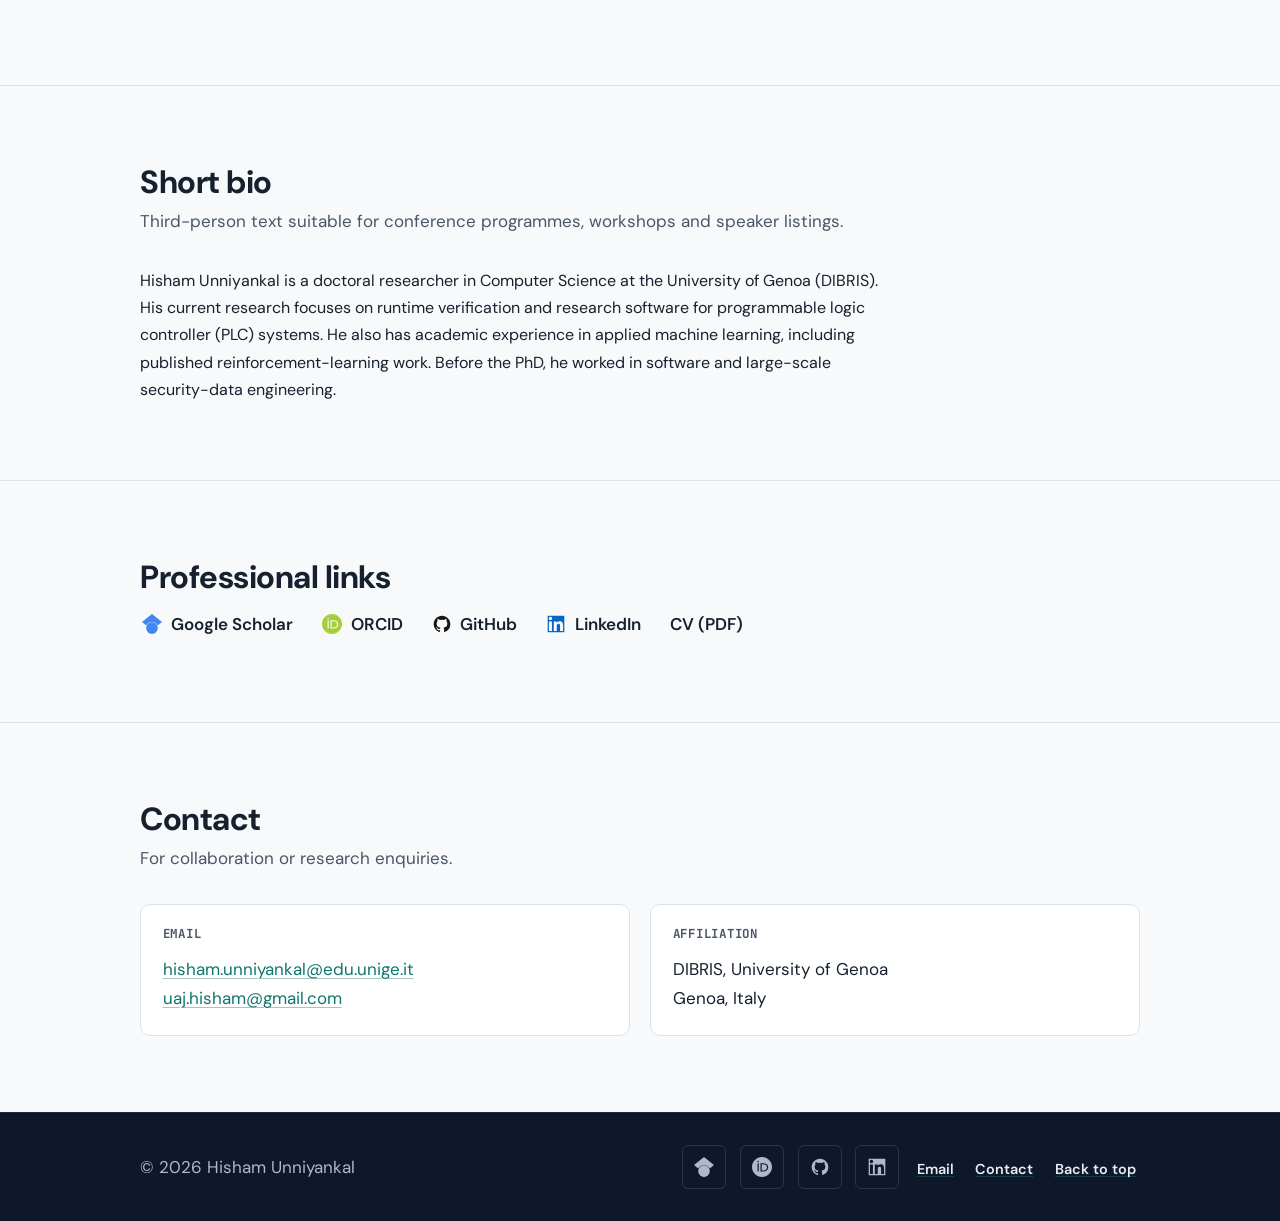
<file: education.html>
<!DOCTYPE html>
<html lang="en">
<head>
  <meta charset="UTF-8" />
  <meta name="viewport" content="width=device-width, initial-scale=1.0" />
  <title>Redirecting &mdash; Hisham Unniyankal</title>
  <meta name="robots" content="noindex, follow" />
  <link rel="canonical" href="https://hishamunniyankal.github.io/about.html#education" />
  <meta http-equiv="refresh" content="0; url=./about.html#education" />
  <link rel="stylesheet" href="assets/css/tokens.css" />
  <link rel="stylesheet" href="assets/css/styles.css" />
</head>
<body>
  <main id="main-content" class="section" tabindex="-1">
    <div class="wrap">
      <h1 class="section__title">This page has moved</h1>
      <p>Education now lives on
        <a href="./about.html#education">About — education</a>.</p>
    </div>
  </main>
  <script>location.replace("./about.html#education");</script>
</body>
</html>
</file>
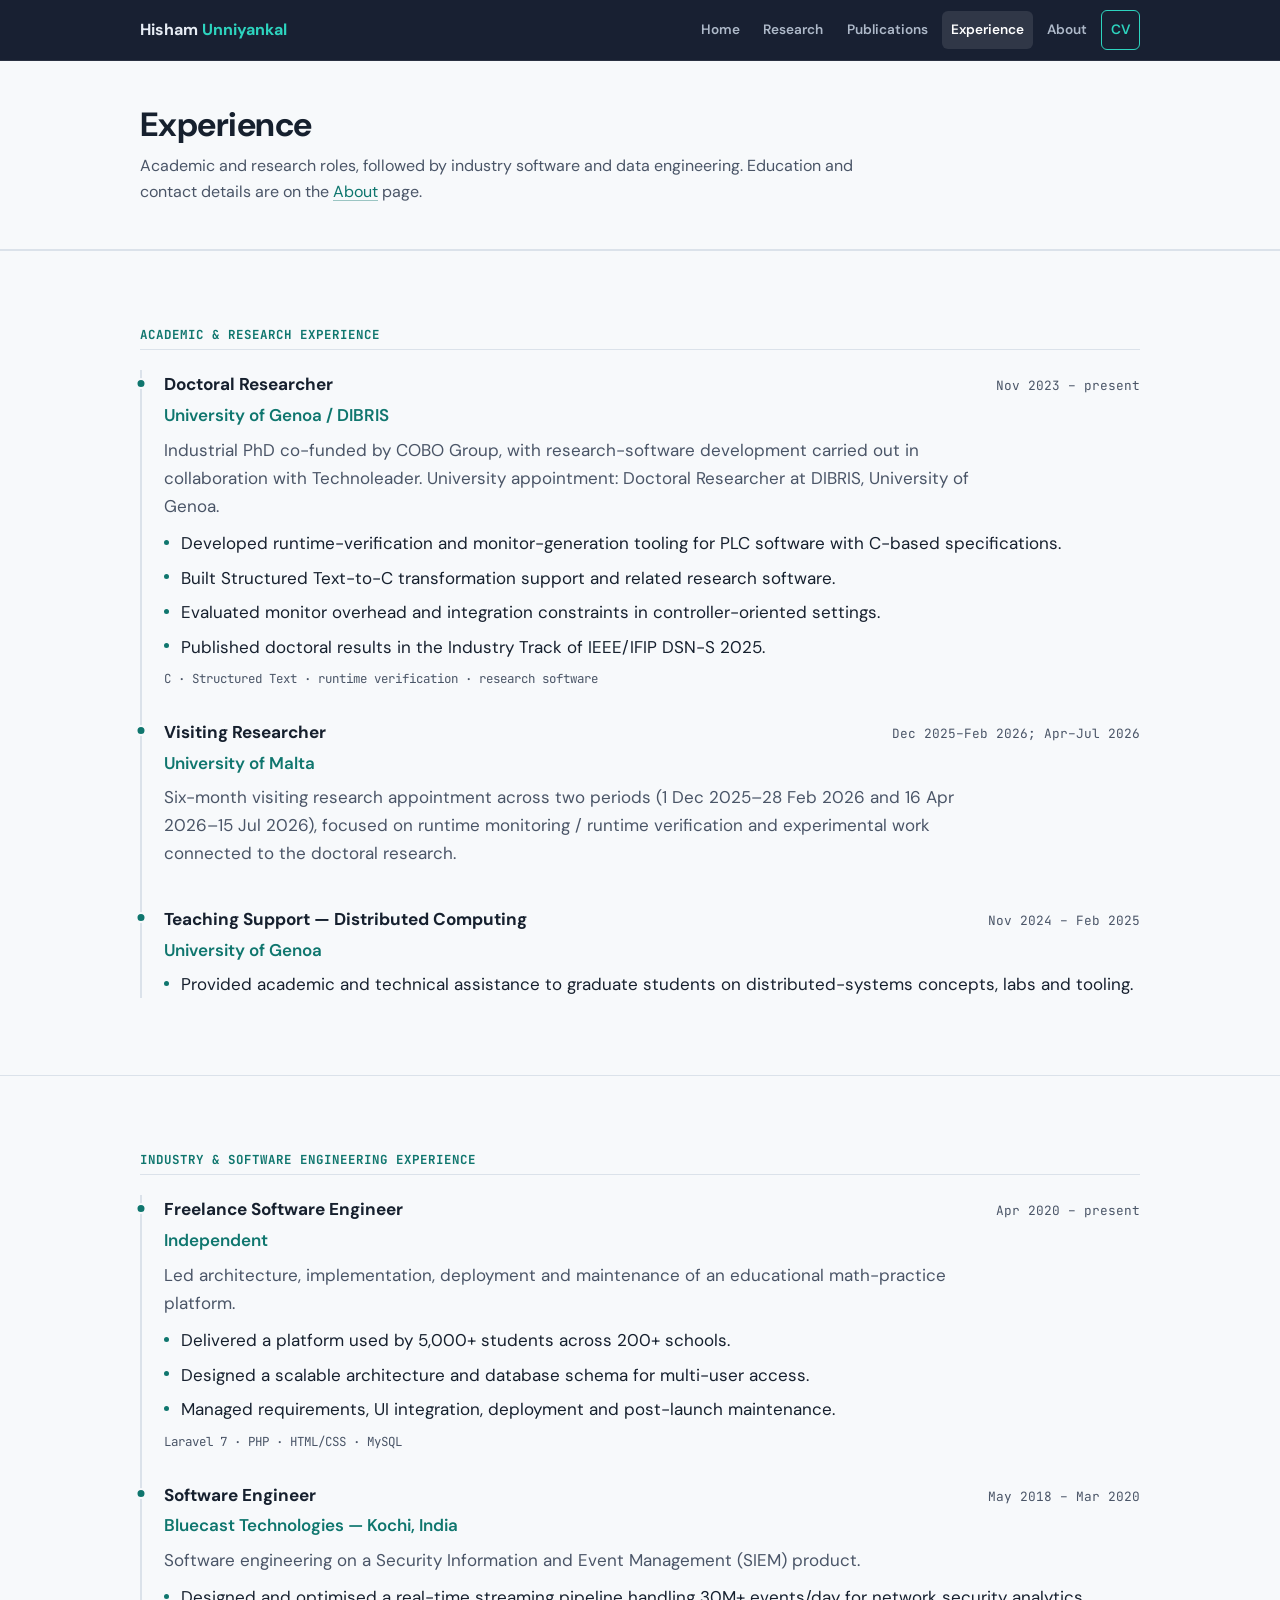
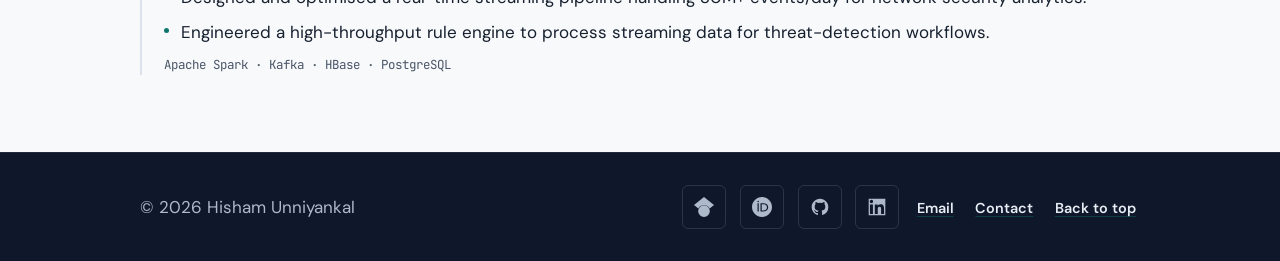
<file: engineering.html>
<!DOCTYPE html>
<html lang="en">
<head>
  <meta charset="UTF-8" />
  <meta name="viewport" content="width=device-width, initial-scale=1.0" />
  <title>Redirecting &mdash; Hisham Unniyankal</title>
  <meta name="robots" content="noindex, follow" />
  <link rel="canonical" href="https://hishamunniyankal.github.io/experience.html#industry" />
  <meta http-equiv="refresh" content="0; url=./experience.html#industry" />
  <link rel="stylesheet" href="assets/css/tokens.css" />
  <link rel="stylesheet" href="assets/css/styles.css" />
</head>
<body>
  <main id="main-content" class="section" tabindex="-1">
    <div class="wrap">
      <h1 class="section__title">This page has moved</h1>
      <p>Engineering experience now lives under
        <a href="./experience.html#industry">Experience — industry</a>.</p>
    </div>
  </main>
  <script>location.replace("./experience.html#industry");</script>
</body>
</html>
</file>
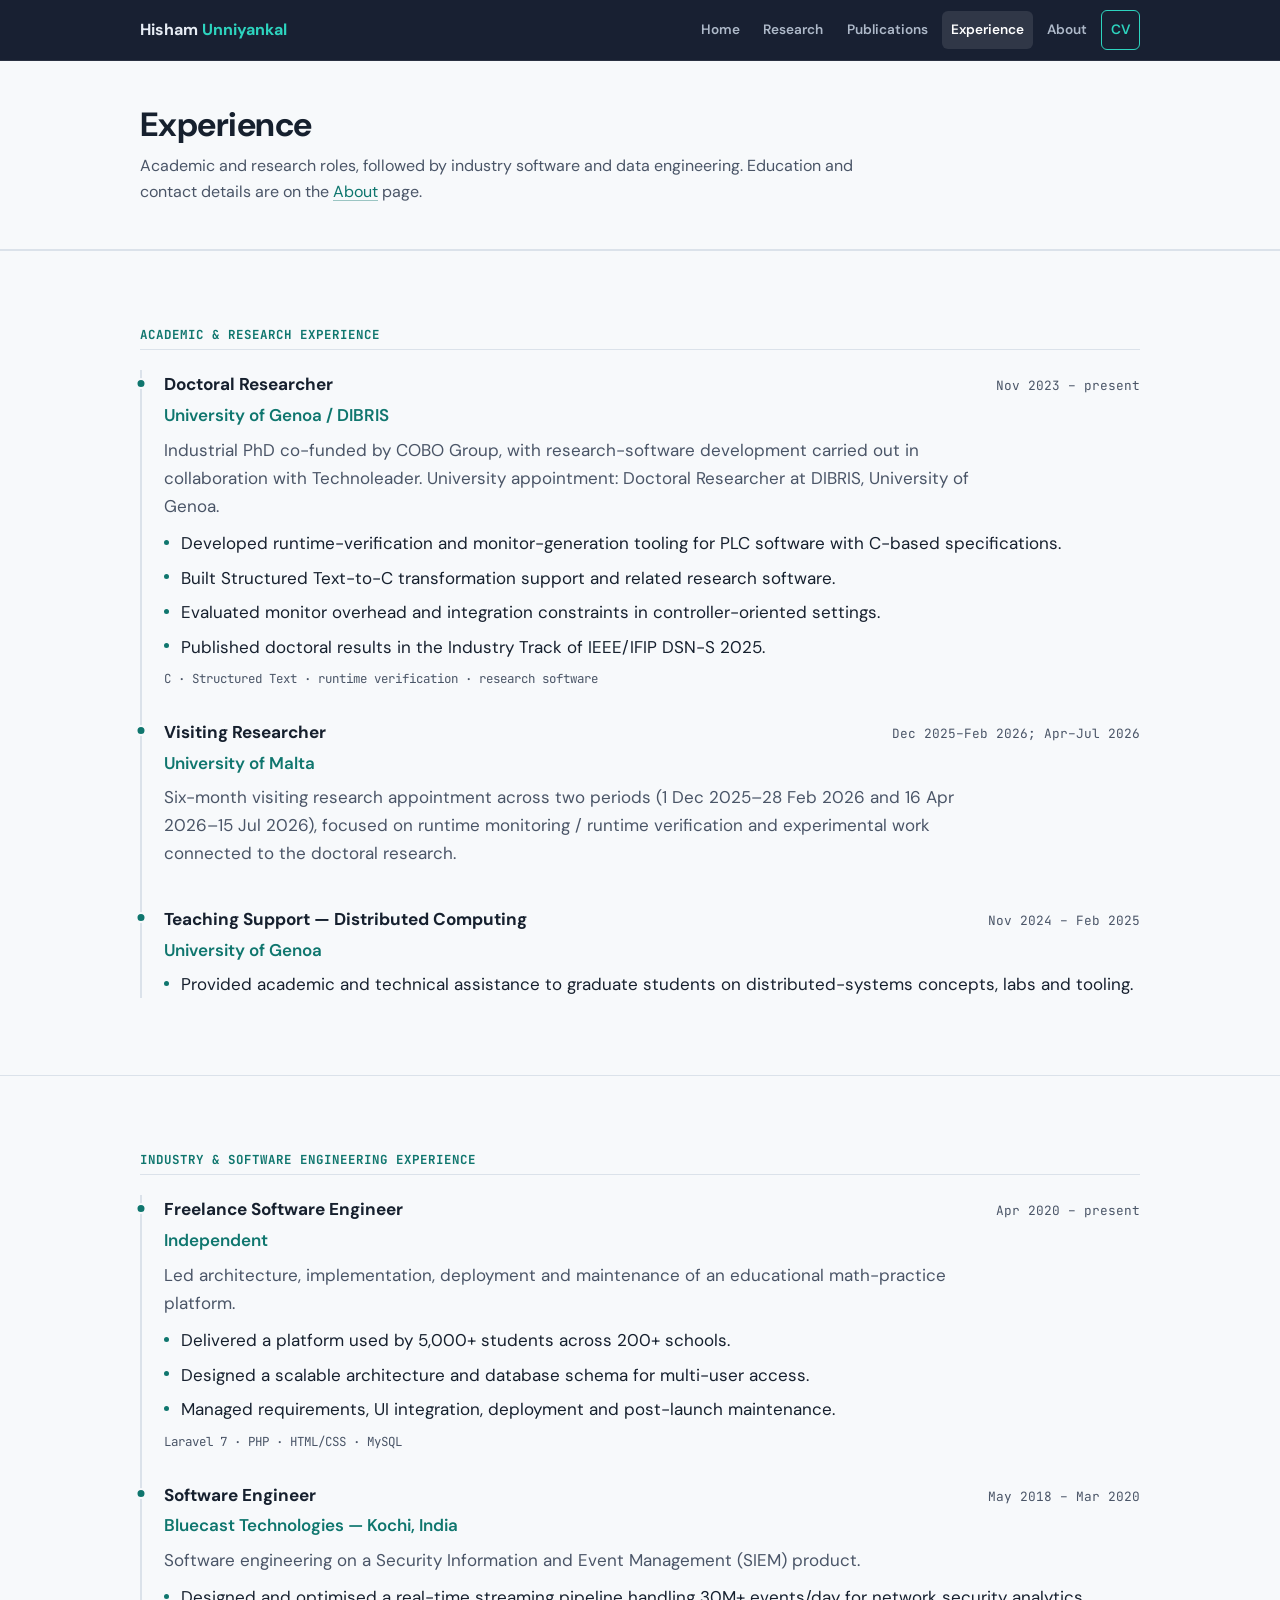
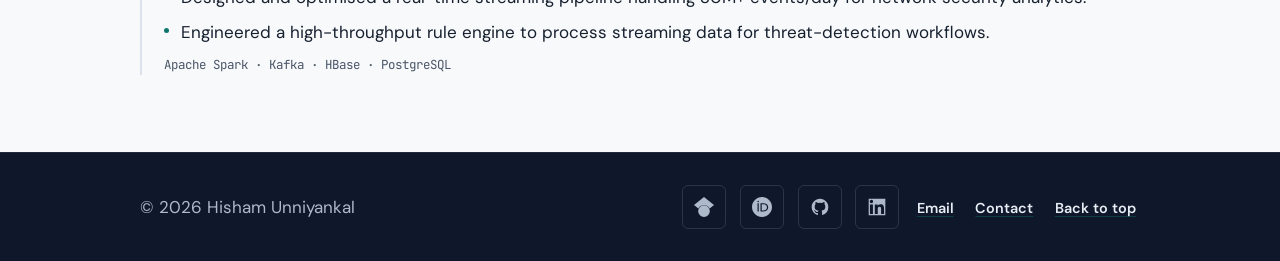
<file: experience.html>
<!DOCTYPE html>
<html lang="en">
<head>
  <meta charset="UTF-8" />
  <meta name="viewport" content="width=device-width, initial-scale=1.0" />
  <title>Experience | Hisham Unniyankal</title>
  <meta name="description" content="Academic and research experience at the University of Genoa and University of Malta, plus industry software and data engineering roles." />
  <link rel="canonical" href="https://hishamunniyankal.github.io/experience.html" />

  <meta property="og:type" content="website" />
  <meta property="og:title" content="Experience | Hisham Unniyankal" />
  <meta property="og:description" content="Academic and research experience, plus industry software and data engineering roles." />
  <meta property="og:url" content="https://hishamunniyankal.github.io/experience.html" />

  <meta name="twitter:card" content="summary" />
  <meta name="twitter:title" content="Experience | Hisham Unniyankal" />
  <meta name="twitter:description" content="Academic and research experience, plus industry software and data engineering roles." />

  <link rel="icon" href="assets/favicon.svg" type="image/svg+xml" />
  <link rel="preconnect" href="https://fonts.googleapis.com" />
  <link rel="preconnect" href="https://fonts.gstatic.com" crossorigin />
  <link href="https://fonts.googleapis.com/css2?family=DM+Sans:ital,opsz,wght@0,9..40,400;0,9..40,500;0,9..40,600;0,9..40,700;1,9..40,400&amp;family=JetBrains+Mono:wght@400;500;600&amp;display=swap" rel="stylesheet" />
  <link rel="stylesheet" href="assets/css/tokens.css" />
  <link rel="stylesheet" href="assets/css/styles.css" />
</head>
<body>
  <a class="skip-link" href="#main-content">Skip to content</a>

  <nav class="nav" aria-label="Primary">
    <div class="wrap nav__inner">
      <a class="nav__brand" href="index.html">Hisham <b>Unniyankal</b></a>
      <button type="button" class="nav__toggle" id="nav-toggle" aria-expanded="false" aria-controls="nav-menu">
        <span class="visually-hidden">Menu</span>
        <span class="nav__toggle-bars" aria-hidden="true"></span>
      </button>
      <ul class="nav__menu" id="nav-menu">
        <li><a href="index.html">Home</a></li>
        <li><a href="research.html">Research</a></li>
        <li><a href="publications.html">Publications</a></li>
        <li><a href="experience.html" aria-current="page">Experience</a></li>
        <li><a href="about.html">About</a></li>
        <li><a class="nav__cv" href="cv.pdf" target="_blank" rel="noopener">CV</a></li>
      </ul>
    </div>
  </nav>

  <main id="main-content" tabindex="-1">
    <header class="page-header" id="top">
      <div class="wrap">
        <h1>Experience</h1>
        <p class="page-header__intro">
          Academic and research roles, followed by industry software and data
          engineering. Education and contact details are on the
          <a href="about.html">About</a> page.
        </p>
      </div>
    </header>

    <section class="section" aria-labelledby="academic-title">
      <div class="wrap">
        <div class="track reveal" id="academic">
          <h2 class="track__label" id="academic-title">Academic &amp; Research Experience</h2>
          <ol class="timeline">
            <li class="entry">
              <div class="entry__head">
                <span class="entry__role">Doctoral Researcher</span>
                <span class="entry__dates">Nov 2023 &ndash; present</span>
              </div>
              <p class="entry__org">University of Genoa / DIBRIS</p>
              <p class="entry__context">
                Industrial PhD co-funded by COBO Group, with research-software
                development carried out in collaboration with Technoleader.
                University appointment: Doctoral Researcher at DIBRIS, University
                of Genoa.
              </p>
              <ul class="entry__points">
                <li>Developed runtime-verification and monitor-generation tooling for PLC software with C-based specifications.</li>
                <li>Built Structured Text-to-C transformation support and related research software.</li>
                <li>Evaluated monitor overhead and integration constraints in controller-oriented settings.</li>
                <li>Published doctoral results in the Industry Track of IEEE/IFIP DSN-S 2025.</li>
              </ul>
              <p class="entry__tech">C · Structured Text · runtime verification · research software</p>
            </li>
            <li class="entry">
              <div class="entry__head">
                <span class="entry__role">Visiting Researcher</span>
                <span class="entry__dates">Dec 2025&ndash;Feb 2026; Apr&ndash;Jul 2026</span>
              </div>
              <p class="entry__org">University of Malta</p>
              <p class="entry__context">
                Six-month visiting research appointment across two periods
                (1 Dec 2025&ndash;28 Feb 2026 and 16 Apr 2026&ndash;15 Jul 2026),
                focused on runtime monitoring / runtime verification and
                experimental work connected to the doctoral research.
              </p>
            </li>
            <li class="entry" id="teaching">
              <div class="entry__head">
                <span class="entry__role">Teaching Support &mdash; Distributed Computing</span>
                <span class="entry__dates">Nov 2024 &ndash; Feb 2025</span>
              </div>
              <p class="entry__org">University of Genoa</p>
              <ul class="entry__points">
                <li>Provided academic and technical assistance to graduate students on distributed-systems concepts, labs and tooling.</li>
              </ul>
            </li>
          </ol>
        </div>
      </div>
    </section>

    <section class="section" aria-labelledby="industry-title">
      <div class="wrap">
        <div class="track reveal" id="industry">
          <h2 class="track__label" id="industry-title">Industry &amp; Software Engineering Experience</h2>
          <ol class="timeline">
            <li class="entry">
              <div class="entry__head">
                <span class="entry__role">Freelance Software Engineer</span>
                <span class="entry__dates">Apr 2020 &ndash; present</span>
              </div>
              <p class="entry__org">Independent</p>
              <p class="entry__context">
                Led architecture, implementation, deployment and maintenance of
                an educational math-practice platform.
              </p>
              <ul class="entry__points">
                <li>Delivered a platform used by 5,000+ students across 200+ schools.</li>
                <li>Designed a scalable architecture and database schema for multi-user access.</li>
                <li>Managed requirements, UI integration, deployment and post-launch maintenance.</li>
              </ul>
              <p class="entry__tech">Laravel 7 · PHP · HTML/CSS · MySQL</p>
            </li>
            <li class="entry">
              <div class="entry__head">
                <span class="entry__role">Software Engineer</span>
                <span class="entry__dates">May 2018 &ndash; Mar 2020</span>
              </div>
              <p class="entry__org">Bluecast Technologies &mdash; Kochi, India</p>
              <p class="entry__context">
                Software engineering on a Security Information and Event
                Management (SIEM) product.
              </p>
              <ul class="entry__points">
                <li>Designed and optimised a real-time streaming pipeline handling 30M+ events/day for network security analytics.</li>
                <li>Engineered a high-throughput rule engine to process streaming data for threat-detection workflows.</li>
              </ul>
              <p class="entry__tech">Apache Spark · Kafka · HBase · PostgreSQL</p>
            </li>
          </ol>
        </div>
      </div>
    </section>
  </main>

  <footer class="footer">
    <div class="wrap footer__inner">
      <p>&copy; <span id="year">2026</span> Hisham Unniyankal</p>
      <ul class="footer__links">
        <li>
          <a class="profile-icon profile-icon--scholar" href="https://scholar.google.com/citations?user=ikgQn0IAAAAJ&amp;hl=en" target="_blank" rel="noopener noreferrer" aria-label="Google Scholar" title="Google Scholar">
            <span class="profile-icon__glyph" aria-hidden="true"></span>
          </a>
        </li>
        <li>
          <a class="profile-icon profile-icon--orcid" href="https://orcid.org/0009-0008-2407-5150" target="_blank" rel="noopener noreferrer" aria-label="ORCID" title="ORCID">
            <span class="profile-icon__glyph" aria-hidden="true"></span>
          </a>
        </li>
        <li>
          <a class="profile-icon profile-icon--github" href="https://github.com/hishamunniyankal" target="_blank" rel="noopener noreferrer" aria-label="GitHub" title="GitHub">
            <span class="profile-icon__glyph" aria-hidden="true"></span>
          </a>
        </li>
        <li>
          <a class="profile-icon profile-icon--linkedin" href="https://www.linkedin.com/in/hishamu/" target="_blank" rel="noopener noreferrer" aria-label="LinkedIn" title="LinkedIn">
            <span class="profile-icon__glyph" aria-hidden="true"></span>
          </a>
        </li>
        <li><a class="footer__text-link" href="mailto:hisham.unniyankal@edu.unige.it">Email</a></li>
        <li><a class="footer__text-link" href="about.html#contact">Contact</a></li>
        <li><a class="footer__text-link" href="#top">Back to top</a></li>
      </ul>
    </div>
  </footer>

  <script src="assets/js/main.js" defer></script>
</body>
</html>
</file>
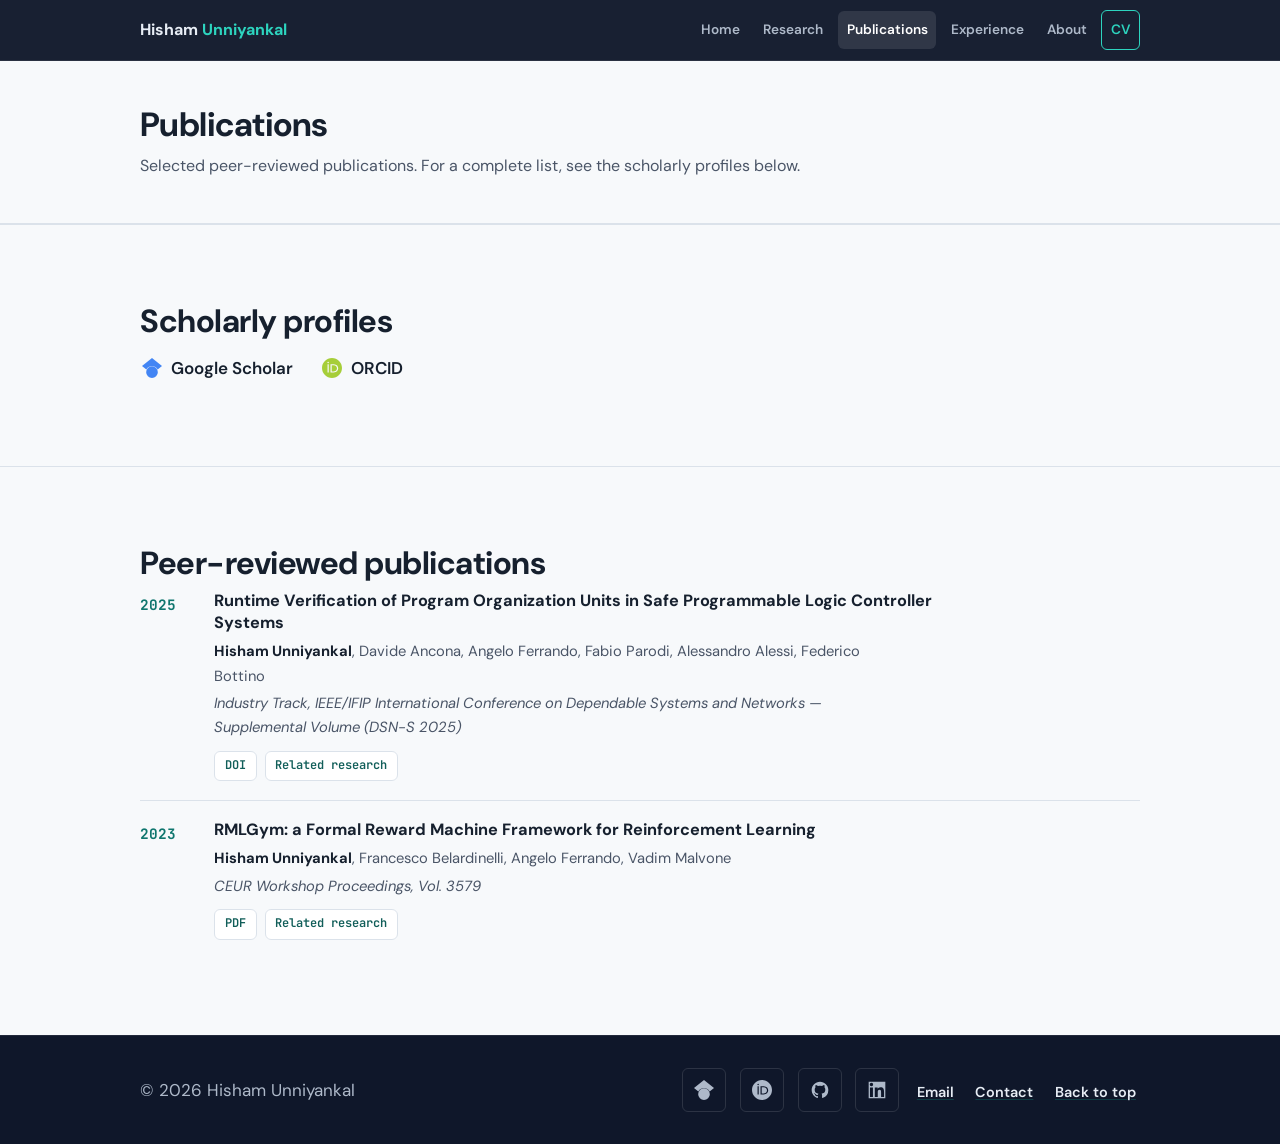
<file: publications.html>
<!DOCTYPE html>
<html lang="en">
<head>
  <meta charset="UTF-8" />
  <meta name="viewport" content="width=device-width, initial-scale=1.0" />
  <title>Publications | Hisham Unniyankal</title>
  <meta name="description" content="Peer-reviewed publications by Hisham Unniyankal on runtime verification and reinforcement learning, with links to Google Scholar and ORCID." />
  <link rel="canonical" href="https://hishamunniyankal.github.io/publications.html" />

  <meta property="og:type" content="website" />
  <meta property="og:title" content="Publications | Hisham Unniyankal" />
  <meta property="og:description" content="Peer-reviewed publications on runtime verification and reinforcement learning, with Scholar and ORCID links." />
  <meta property="og:url" content="https://hishamunniyankal.github.io/publications.html" />

  <meta name="twitter:card" content="summary" />
  <meta name="twitter:title" content="Publications | Hisham Unniyankal" />
  <meta name="twitter:description" content="Peer-reviewed publications on runtime verification and reinforcement learning, with Scholar and ORCID links." />

  <link rel="icon" href="assets/favicon.svg" type="image/svg+xml" />
  <link rel="preconnect" href="https://fonts.googleapis.com" />
  <link rel="preconnect" href="https://fonts.gstatic.com" crossorigin />
  <link href="https://fonts.googleapis.com/css2?family=DM+Sans:ital,opsz,wght@0,9..40,400;0,9..40,500;0,9..40,600;0,9..40,700;1,9..40,400&amp;family=JetBrains+Mono:wght@400;500;600&amp;display=swap" rel="stylesheet" />
  <link rel="stylesheet" href="assets/css/tokens.css" />
  <link rel="stylesheet" href="assets/css/styles.css" />
</head>
<body>
  <a class="skip-link" href="#main-content">Skip to content</a>

  <nav class="nav" aria-label="Primary">
    <div class="wrap nav__inner">
      <a class="nav__brand" href="index.html">Hisham <b>Unniyankal</b></a>
      <button type="button" class="nav__toggle" id="nav-toggle" aria-expanded="false" aria-controls="nav-menu">
        <span class="visually-hidden">Menu</span>
        <span class="nav__toggle-bars" aria-hidden="true"></span>
      </button>
      <ul class="nav__menu" id="nav-menu">
        <li><a href="index.html">Home</a></li>
        <li><a href="research.html">Research</a></li>
        <li><a href="publications.html" aria-current="page">Publications</a></li>
        <li><a href="experience.html">Experience</a></li>
        <li><a href="about.html">About</a></li>
        <li><a class="nav__cv" href="cv.pdf" target="_blank" rel="noopener">CV</a></li>
      </ul>
    </div>
  </nav>

  <main id="main-content" tabindex="-1">
    <header class="page-header" id="top">
      <div class="wrap">
        <h1>Publications</h1>
        <p class="page-header__intro">
          Selected peer-reviewed publications. For a complete list, see the
          scholarly profiles below.
        </p>
      </div>
    </header>

    <section class="section" aria-labelledby="profiles-title">
      <div class="wrap">
        <h2 class="section__title reveal" id="profiles-title">Scholarly profiles</h2>
        <ul class="profile-links reveal">
          <li>
            <a class="profile-link profile-link--scholar" href="https://scholar.google.com/citations?user=ikgQn0IAAAAJ&amp;hl=en" target="_blank" rel="noopener noreferrer">
              <span class="profile-icon__glyph" aria-hidden="true"></span>
              <span>Google Scholar</span>
            </a>
          </li>
          <li>
            <a class="profile-link profile-link--orcid" href="https://orcid.org/0009-0008-2407-5150" target="_blank" rel="noopener noreferrer">
              <span class="profile-icon__glyph" aria-hidden="true"></span>
              <span>ORCID</span>
            </a>
          </li>
        </ul>
      </div>
    </section>

    <section class="section" aria-labelledby="pub-list-title">
      <div class="wrap">
        <h2 class="section__title reveal" id="pub-list-title">Peer-reviewed publications</h2>
        <ul class="pub-list reveal">
          <li class="pub" id="pub-dsn">
            <span class="pub__year">2025</span>
            <div>
              <p class="pub__title">Runtime Verification of Program Organization Units in Safe Programmable Logic Controller Systems</p>
              <p class="pub__authors"><span class="me">Hisham Unniyankal</span>, Davide Ancona, Angelo Ferrando, Fabio Parodi, Alessandro Alessi, Federico Bottino</p>
              <p class="pub__venue">Industry Track, IEEE/IFIP International Conference on Dependable Systems and Networks &mdash; Supplemental Volume (DSN-S 2025)</p>
              <p class="pub__links">
                <a class="pub__badge" href="https://doi.org/10.1109/DSN-S65789.2025.00050" target="_blank" rel="noopener noreferrer">DOI</a>
                <a class="pub__badge" href="research.html#plc-rv">Related research</a>
              </p>
            </div>
          </li>
          <li class="pub" id="pub-rmlgym">
            <span class="pub__year">2023</span>
            <div>
              <p class="pub__title">RMLGym: a Formal Reward Machine Framework for Reinforcement Learning</p>
              <p class="pub__authors"><span class="me">Hisham Unniyankal</span>, Francesco Belardinelli, Angelo Ferrando, Vadim Malvone</p>
              <p class="pub__venue">CEUR Workshop Proceedings, Vol. 3579</p>
              <p class="pub__links">
                <a class="pub__badge" href="https://ceur-ws.org/Vol-3579/paper1.pdf" target="_blank" rel="noopener noreferrer">PDF</a>
                <a class="pub__badge" href="research.html#rmlgym">Related research</a>
              </p>
            </div>
          </li>
        </ul>
      </div>
    </section>
  </main>

  <footer class="footer">
    <div class="wrap footer__inner">
      <p>&copy; <span id="year">2026</span> Hisham Unniyankal</p>
      <ul class="footer__links">
        <li>
          <a class="profile-icon profile-icon--scholar" href="https://scholar.google.com/citations?user=ikgQn0IAAAAJ&amp;hl=en" target="_blank" rel="noopener noreferrer" aria-label="Google Scholar" title="Google Scholar">
            <span class="profile-icon__glyph" aria-hidden="true"></span>
          </a>
        </li>
        <li>
          <a class="profile-icon profile-icon--orcid" href="https://orcid.org/0009-0008-2407-5150" target="_blank" rel="noopener noreferrer" aria-label="ORCID" title="ORCID">
            <span class="profile-icon__glyph" aria-hidden="true"></span>
          </a>
        </li>
        <li>
          <a class="profile-icon profile-icon--github" href="https://github.com/hishamunniyankal" target="_blank" rel="noopener noreferrer" aria-label="GitHub" title="GitHub">
            <span class="profile-icon__glyph" aria-hidden="true"></span>
          </a>
        </li>
        <li>
          <a class="profile-icon profile-icon--linkedin" href="https://www.linkedin.com/in/hishamu/" target="_blank" rel="noopener noreferrer" aria-label="LinkedIn" title="LinkedIn">
            <span class="profile-icon__glyph" aria-hidden="true"></span>
          </a>
        </li>
        <li><a class="footer__text-link" href="mailto:hisham.unniyankal@edu.unige.it">Email</a></li>
        <li><a class="footer__text-link" href="about.html#contact">Contact</a></li>
        <li><a class="footer__text-link" href="#top">Back to top</a></li>
      </ul>
    </div>
  </footer>

  <script src="assets/js/main.js" defer></script>
</body>
</html>
</file>
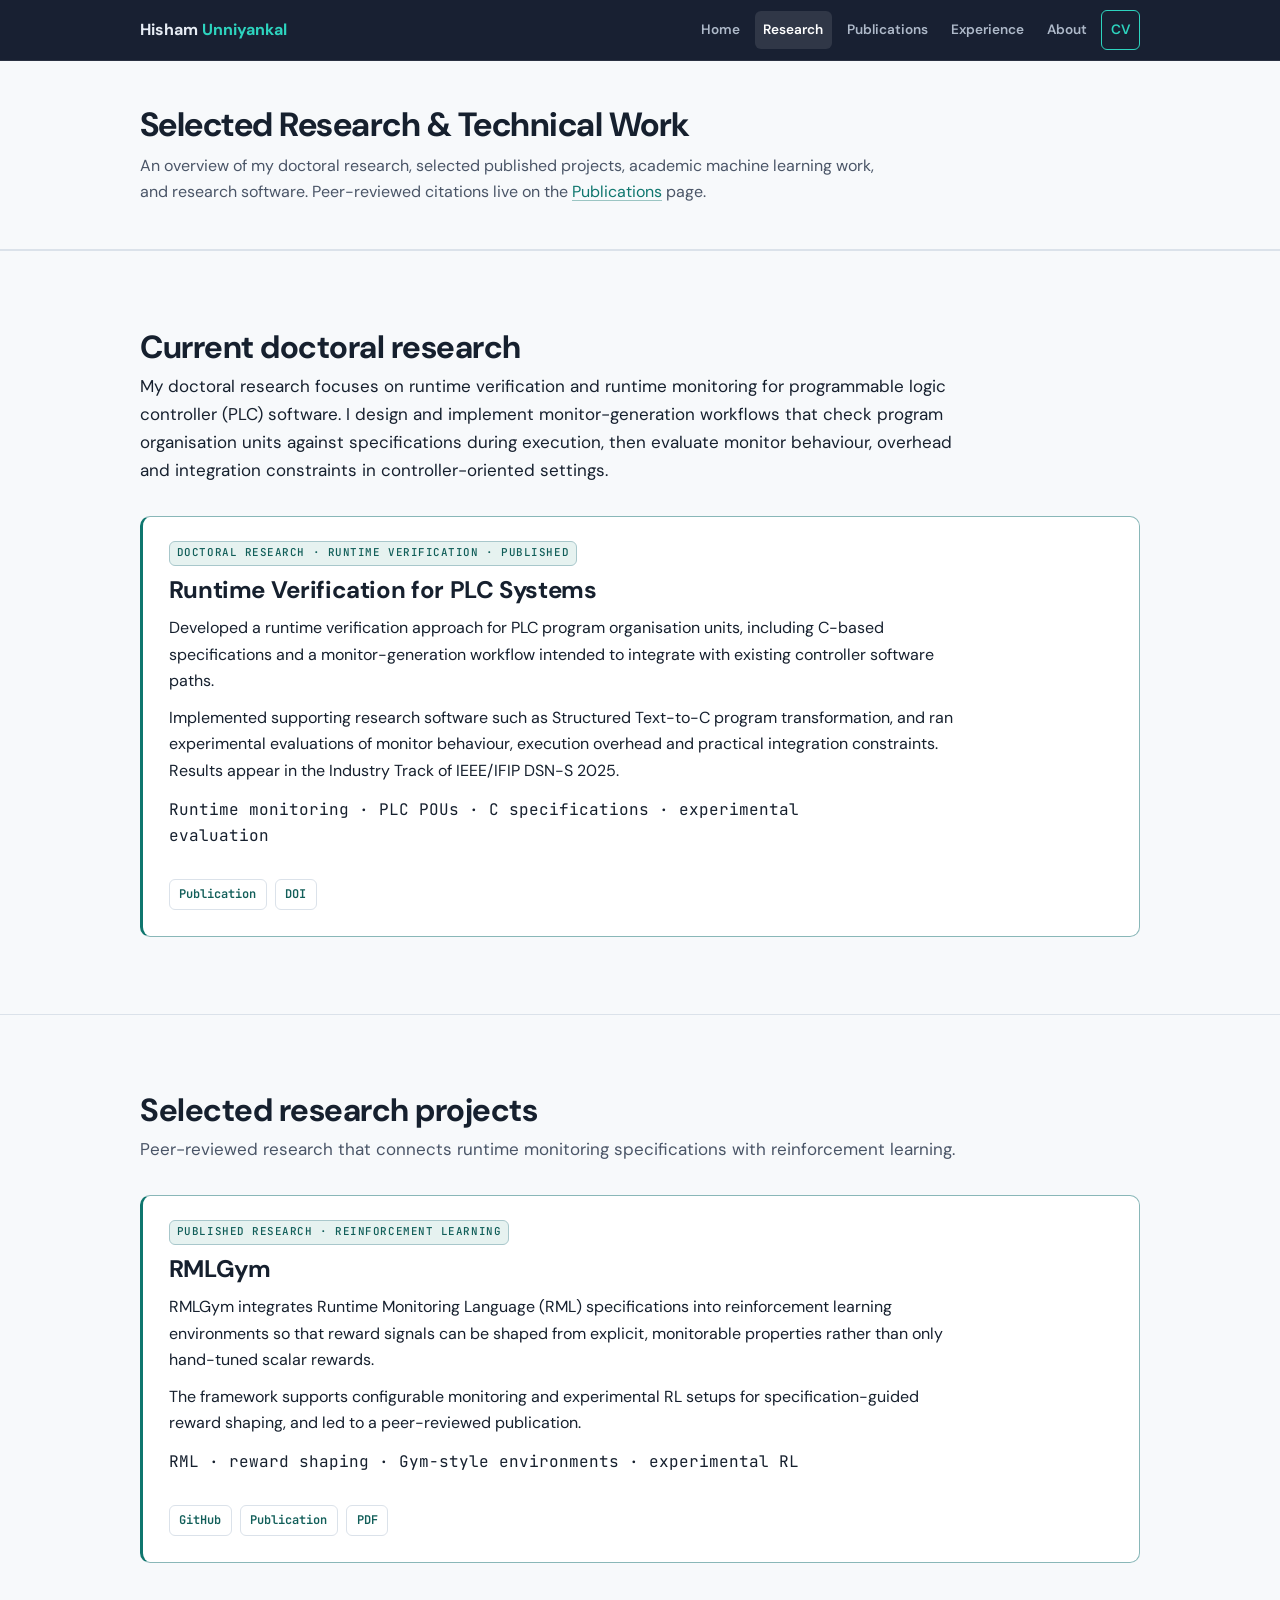
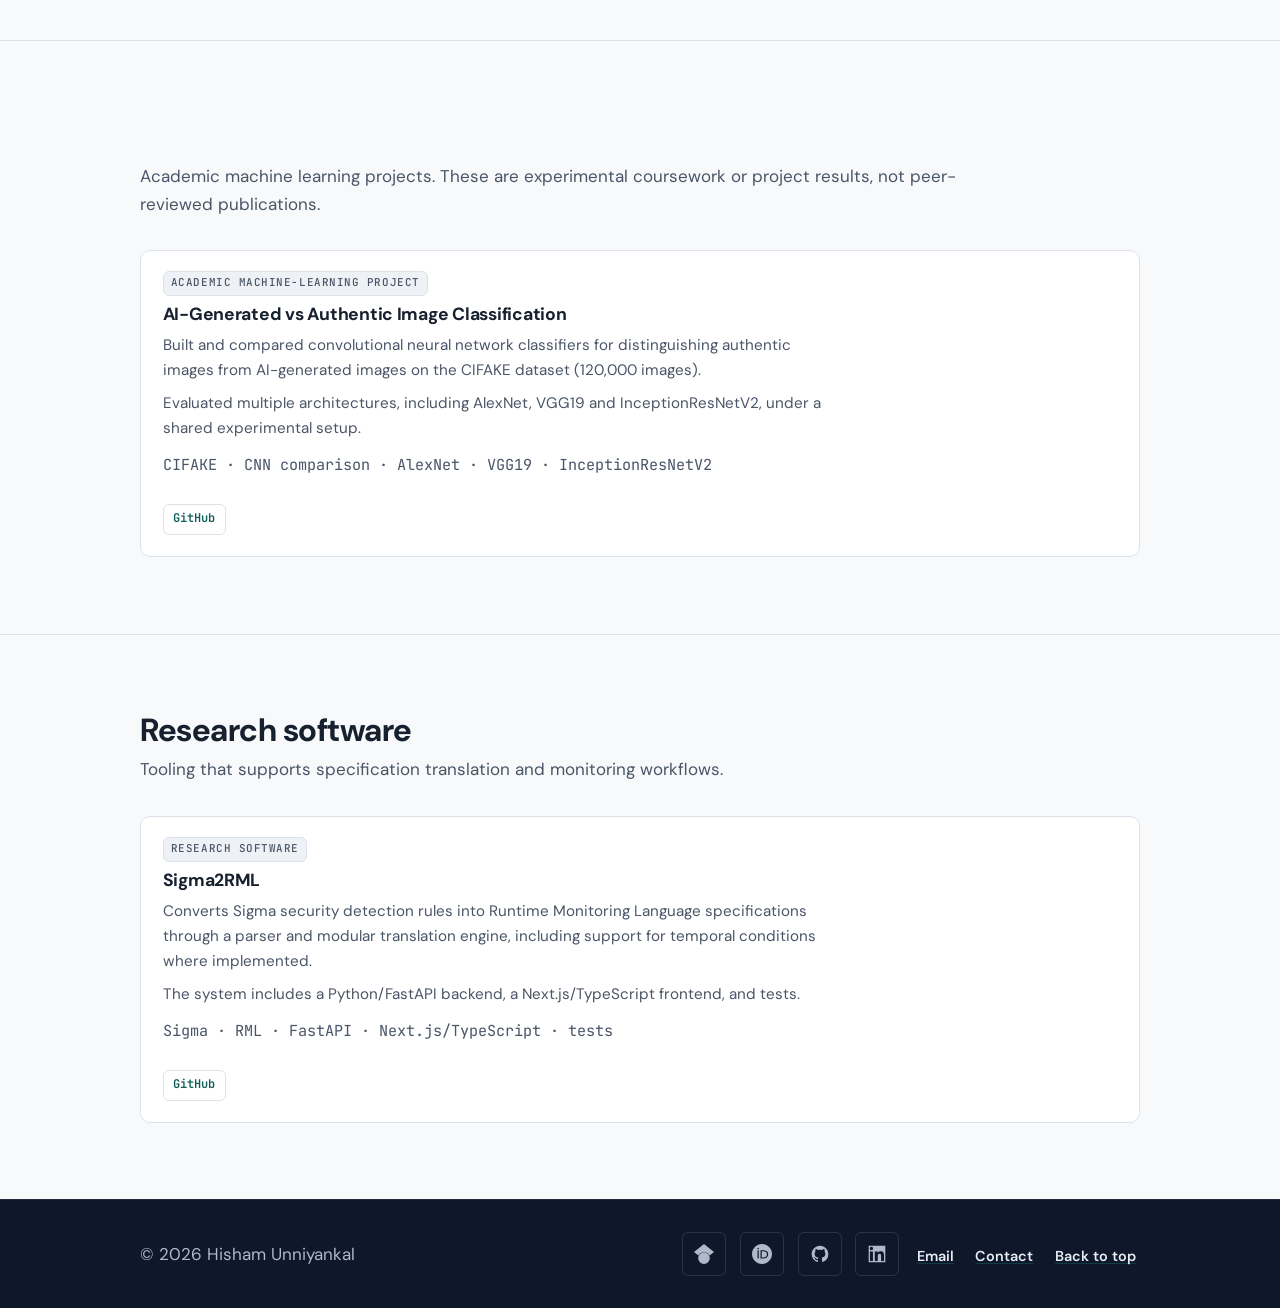
<file: research.html>
<!DOCTYPE html>
<html lang="en">
<head>
  <meta charset="UTF-8" />
  <meta name="viewport" content="width=device-width, initial-scale=1.0" />
  <title>Research | Hisham Unniyankal</title>
  <meta name="description" content="Selected research and technical work: doctoral runtime verification for PLC systems, published reinforcement learning research, academic machine learning projects, and research software." />
  <link rel="canonical" href="https://hishamunniyankal.github.io/research.html" />

  <meta property="og:type" content="website" />
  <meta property="og:title" content="Research | Hisham Unniyankal" />
  <meta property="og:description" content="Doctoral runtime verification research, published RL work, academic machine learning projects, and research software." />
  <meta property="og:url" content="https://hishamunniyankal.github.io/research.html" />

  <meta name="twitter:card" content="summary" />
  <meta name="twitter:title" content="Research | Hisham Unniyankal" />
  <meta name="twitter:description" content="Doctoral runtime verification research, published RL work, academic machine learning projects, and research software." />

  <link rel="icon" href="assets/favicon.svg" type="image/svg+xml" />
  <link rel="preconnect" href="https://fonts.googleapis.com" />
  <link rel="preconnect" href="https://fonts.gstatic.com" crossorigin />
  <link href="https://fonts.googleapis.com/css2?family=DM+Sans:ital,opsz,wght@0,9..40,400;0,9..40,500;0,9..40,600;0,9..40,700;1,9..40,400&amp;family=JetBrains+Mono:wght@400;500;600&amp;display=swap" rel="stylesheet" />
  <link rel="stylesheet" href="assets/css/tokens.css" />
  <link rel="stylesheet" href="assets/css/styles.css" />
</head>
<body>
  <a class="skip-link" href="#main-content">Skip to content</a>

  <nav class="nav" aria-label="Primary">
    <div class="wrap nav__inner">
      <a class="nav__brand" href="index.html">Hisham <b>Unniyankal</b></a>
      <button type="button" class="nav__toggle" id="nav-toggle" aria-expanded="false" aria-controls="nav-menu">
        <span class="visually-hidden">Menu</span>
        <span class="nav__toggle-bars" aria-hidden="true"></span>
      </button>
      <ul class="nav__menu" id="nav-menu">
        <li><a href="index.html">Home</a></li>
        <li><a href="research.html" aria-current="page">Research</a></li>
        <li><a href="publications.html">Publications</a></li>
        <li><a href="experience.html">Experience</a></li>
        <li><a href="about.html">About</a></li>
        <li><a class="nav__cv" href="cv.pdf" target="_blank" rel="noopener">CV</a></li>
      </ul>
    </div>
  </nav>

  <main id="main-content" tabindex="-1">
    <header class="page-header" id="top">
      <div class="wrap">
        <h1>Selected Research &amp; Technical Work</h1>
        <p class="page-header__intro" id="overview">
          An overview of my doctoral research, selected published projects,
          academic machine learning work, and research software. Peer-reviewed
          citations live on the <a href="publications.html">Publications</a> page.
        </p>
      </div>
    </header>

    <section class="section" id="doctoral" aria-labelledby="doctoral-title">
      <div class="wrap">
        <h2 class="section__title reveal" id="doctoral-title">Current doctoral research</h2>
        <div class="prose reveal">
          <p>
            My doctoral research focuses on runtime verification and runtime
            monitoring for programmable logic controller (PLC) software. I design
            and implement monitor-generation workflows that check program
            organisation units against specifications during execution, then
            evaluate monitor behaviour, overhead and integration constraints in
            controller-oriented settings.
          </p>
        </div>

        <div class="work-stack reveal">
          <article class="work-card work-card--featured" id="plc-rv">
            <div class="work-card__body">
              <span class="work-card__kind">Doctoral Research · Runtime Verification · Published</span>
              <h3 class="work-card__title">Runtime Verification for PLC Systems</h3>
              <p>
                Developed a runtime verification approach for PLC program
                organisation units, including C-based specifications and a
                monitor-generation workflow intended to integrate with existing
                controller software paths.
              </p>
              <p>
                Implemented supporting research software such as Structured
                Text-to-C program transformation, and ran experimental
                evaluations of monitor behaviour, execution overhead and
                practical integration constraints. Results appear in the Industry
                Track of IEEE/IFIP DSN-S 2025.
              </p>
              <p class="work-card__tech">Runtime monitoring · PLC POUs · C specifications · experimental evaluation</p>
              <div class="pub__links work-card__meta">
                <a class="pub__badge" href="publications.html#pub-dsn">Publication</a>
                <a class="pub__badge" href="https://doi.org/10.1109/DSN-S65789.2025.00050" target="_blank" rel="noopener">DOI</a>
              </div>
            </div>
          </article>
        </div>
      </div>
    </section>

    <section class="section" id="projects" aria-labelledby="projects-title">
      <div class="wrap">
        <h2 class="section__title reveal" id="projects-title">Selected research projects</h2>
        <p class="section__intro reveal">
          Peer-reviewed research that connects runtime monitoring specifications
          with reinforcement learning.
        </p>

        <div class="work-stack reveal">
          <article class="work-card work-card--featured" id="rmlgym">
            <div class="work-card__body">
              <span class="work-card__kind">Published Research · Reinforcement Learning</span>
              <h3 class="work-card__title">RMLGym</h3>
              <p>
                RMLGym integrates Runtime Monitoring Language (RML) specifications
                into reinforcement learning environments so that reward signals
                can be shaped from explicit, monitorable properties rather than
                only hand-tuned scalar rewards.
              </p>
              <p>
                The framework supports configurable monitoring and experimental
                RL setups for specification-guided reward shaping, and led to a
                peer-reviewed publication.
              </p>
              <p class="work-card__tech">RML · reward shaping · Gym-style environments · experimental RL</p>
              <div class="pub__links work-card__meta">
                <a class="pub__badge" href="https://github.com/hishamunniyankal/rml-gym" target="_blank" rel="noopener">GitHub</a>
                <a class="pub__badge" href="publications.html#pub-rmlgym">Publication</a>
                <a class="pub__badge" href="https://ceur-ws.org/Vol-3579/paper1.pdf" target="_blank" rel="noopener">PDF</a>
              </div>
            </div>
          </article>
        </div>
      </div>
    </section>

    <section class="section" id="applied-ai" aria-labelledby="applied-ai-title">
      <div class="wrap">
        <h2 class="section__title reveal" id="applied-ai-title">Applied AI / machine learning work</h2>
        <p class="section__intro reveal">
          Academic machine learning projects. These are experimental coursework
          or project results, not peer-reviewed publications.
        </p>

        <div class="work-stack reveal">
          <article class="work-card" id="cifake">
            <div class="work-card__body">
              <span class="work-card__kind">Academic Machine-Learning Project</span>
              <h3 class="work-card__title">AI-Generated vs Authentic Image Classification</h3>
              <p>
                Built and compared convolutional neural network classifiers for
                distinguishing authentic images from AI-generated images on the
                CIFAKE dataset (120,000 images).
              </p>
              <p>
                Evaluated multiple architectures, including AlexNet, VGG19 and
                InceptionResNetV2, under a shared experimental setup.
              </p>
              <p class="work-card__tech">CIFAKE · CNN comparison · AlexNet · VGG19 · InceptionResNetV2</p>
              <div class="pub__links work-card__meta">
                <a class="pub__badge" href="https://github.com/hishamunniyankal/Real-or-fake-Detecting-AI-Generated-vs.-Real-Images" target="_blank" rel="noopener">GitHub</a>
              </div>
            </div>
          </article>
        </div>
      </div>
    </section>

    <section class="section" id="research-software" aria-labelledby="software-title">
      <div class="wrap">
        <h2 class="section__title reveal" id="software-title">Research software</h2>
        <p class="section__intro reveal">
          Tooling that supports specification translation and monitoring workflows.
        </p>

        <div class="work-stack reveal">
          <article class="work-card" id="sigma2rml">
            <div class="work-card__body">
              <span class="work-card__kind">Research Software</span>
              <h3 class="work-card__title">Sigma2RML</h3>
              <p>
                Converts Sigma security detection rules into Runtime Monitoring
                Language specifications through a parser and modular translation
                engine, including support for temporal conditions where
                implemented.
              </p>
              <p>
                The system includes a Python/FastAPI backend, a Next.js/TypeScript
                frontend, and tests.
              </p>
              <p class="work-card__tech">Sigma · RML · FastAPI · Next.js/TypeScript · tests</p>
              <div class="pub__links work-card__meta">
                <a class="pub__badge" href="https://github.com/hishamunniyankal/sigma2rml" target="_blank" rel="noopener">GitHub</a>
              </div>
            </div>
          </article>
        </div>
      </div>
    </section>
  </main>

  <footer class="footer">
    <div class="wrap footer__inner">
      <p>&copy; <span id="year">2026</span> Hisham Unniyankal</p>
      <ul class="footer__links">
        <li>
          <a class="profile-icon profile-icon--scholar" href="https://scholar.google.com/citations?user=ikgQn0IAAAAJ&amp;hl=en" target="_blank" rel="noopener noreferrer" aria-label="Google Scholar" title="Google Scholar">
            <span class="profile-icon__glyph" aria-hidden="true"></span>
          </a>
        </li>
        <li>
          <a class="profile-icon profile-icon--orcid" href="https://orcid.org/0009-0008-2407-5150" target="_blank" rel="noopener noreferrer" aria-label="ORCID" title="ORCID">
            <span class="profile-icon__glyph" aria-hidden="true"></span>
          </a>
        </li>
        <li>
          <a class="profile-icon profile-icon--github" href="https://github.com/hishamunniyankal" target="_blank" rel="noopener noreferrer" aria-label="GitHub" title="GitHub">
            <span class="profile-icon__glyph" aria-hidden="true"></span>
          </a>
        </li>
        <li>
          <a class="profile-icon profile-icon--linkedin" href="https://www.linkedin.com/in/hishamu/" target="_blank" rel="noopener noreferrer" aria-label="LinkedIn" title="LinkedIn">
            <span class="profile-icon__glyph" aria-hidden="true"></span>
          </a>
        </li>
        <li><a class="footer__text-link" href="mailto:hisham.unniyankal@edu.unige.it">Email</a></li>
        <li><a class="footer__text-link" href="about.html#contact">Contact</a></li>
        <li><a class="footer__text-link" href="#top">Back to top</a></li>
      </ul>
    </div>
  </footer>

  <script src="assets/js/main.js" defer></script>
</body>
</html>
</file>
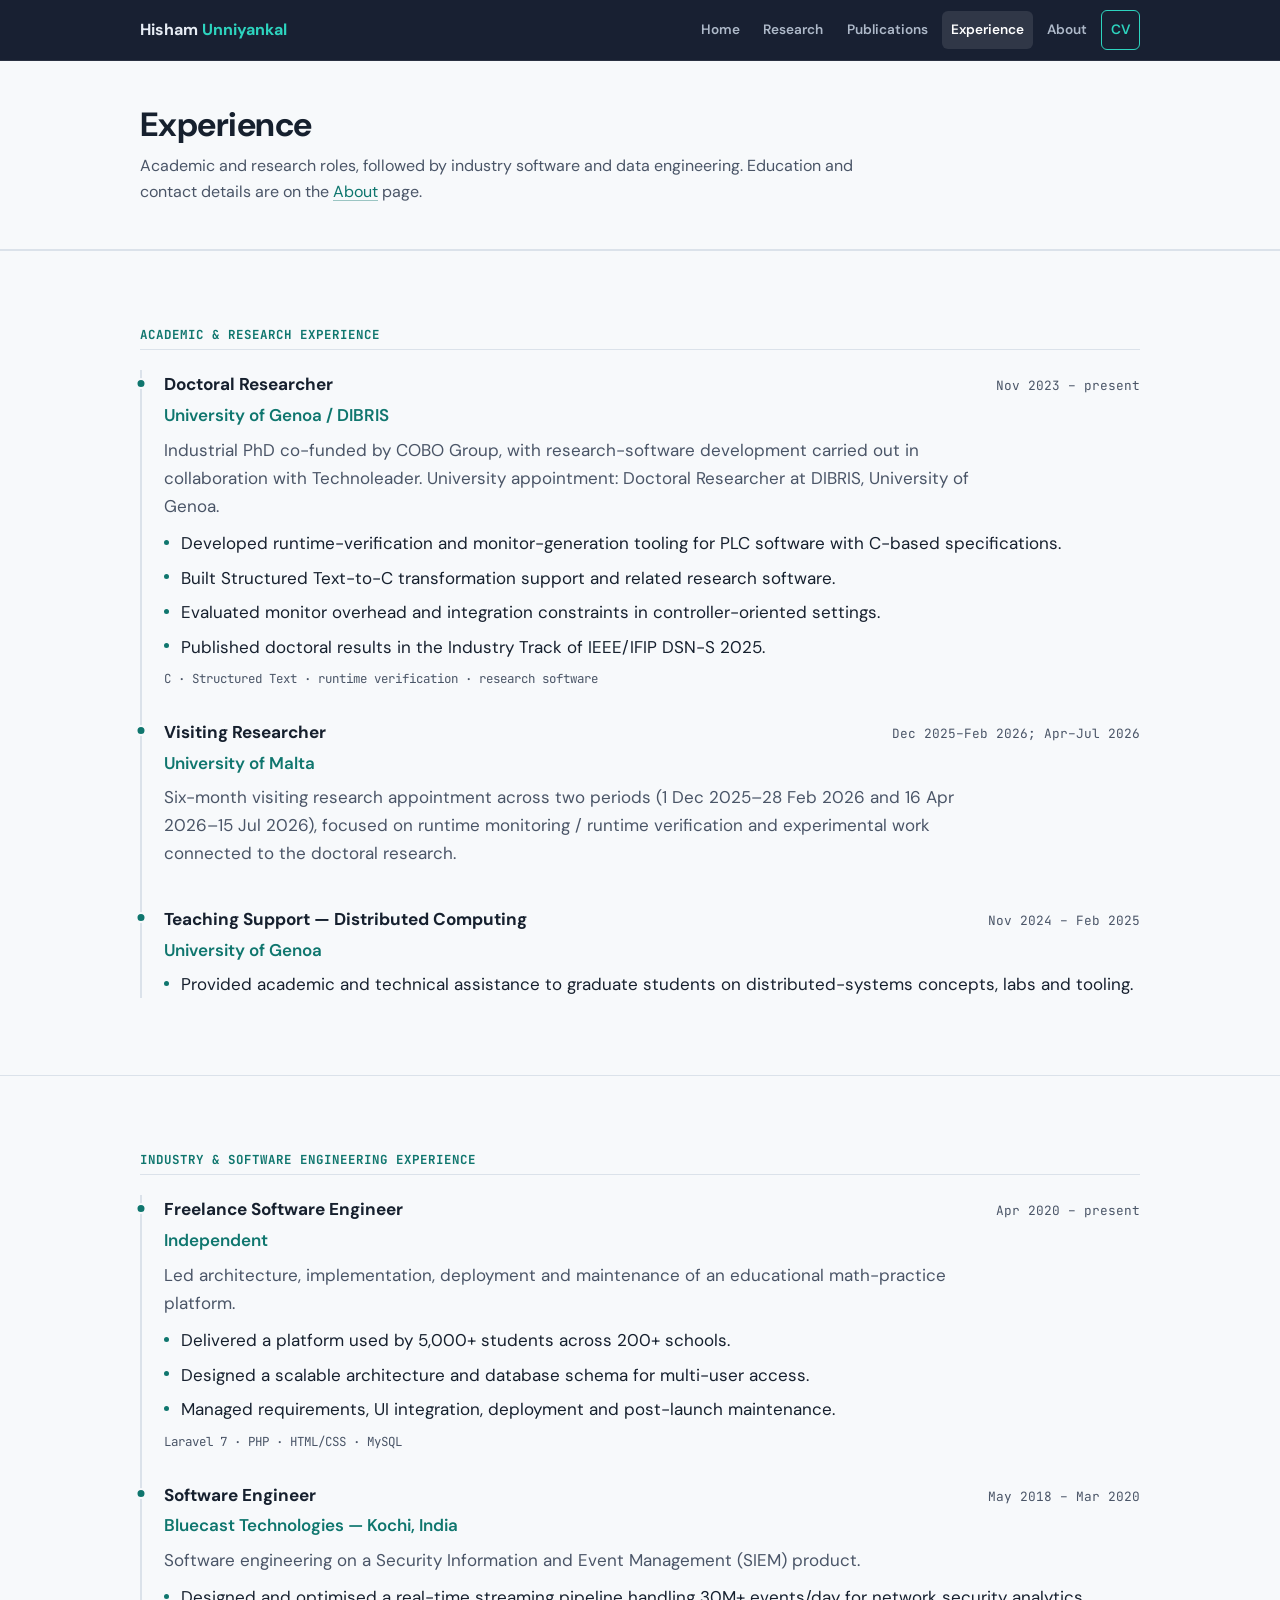
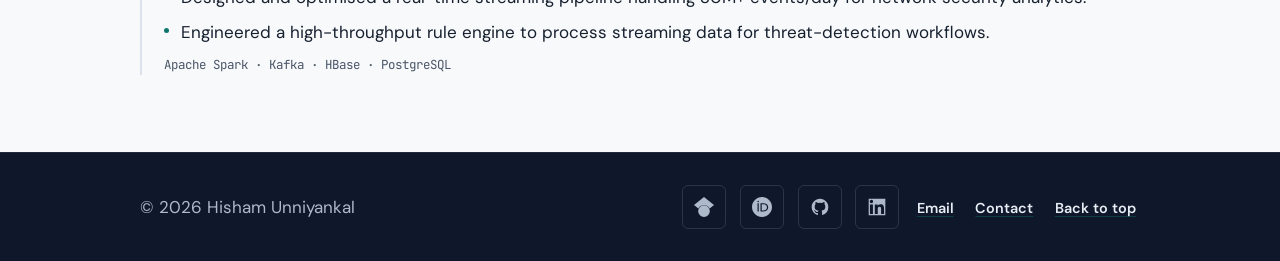
<file: teaching.html>
<!DOCTYPE html>
<html lang="en">
<head>
  <meta charset="UTF-8" />
  <meta name="viewport" content="width=device-width, initial-scale=1.0" />
  <title>Redirecting &mdash; Hisham Unniyankal</title>
  <meta name="robots" content="noindex, follow" />
  <link rel="canonical" href="https://hishamunniyankal.github.io/experience.html#teaching" />
  <meta http-equiv="refresh" content="0; url=./experience.html#teaching" />
  <link rel="stylesheet" href="assets/css/tokens.css" />
  <link rel="stylesheet" href="assets/css/styles.css" />
</head>
<body>
  <main id="main-content" class="section" tabindex="-1">
    <div class="wrap">
      <h1 class="section__title">This page has moved</h1>
      <p>Teaching support now lives under
        <a href="./experience.html#teaching">Experience — teaching</a>.
        Degrees are on <a href="./about.html#education">About — education</a>.</p>
    </div>
  </main>
  <script>location.replace("./experience.html#teaching");</script>
</body>
</html>
</file>
<file: assets/css/tokens.css>
/* Design tokens — restrained navy / off-white / teal system.
   One primary accent (teal). Colours chosen to meet WCAG 2.2 AA for text. */
:root {
  /* Surfaces */
  --bg: #f7f9fb;            /* off-white page */
  --surface: #ffffff;      /* cards / panels */
  --surface-alt: #eef2f6;  /* subtle fills */
  --navy: #0f172a;         /* dark sections, footer */
  --navy-soft: #1b2536;    /* dark section variant */

  /* Text (AA on --bg / --surface) */
  --text: #16202e;         /* body / headings */
  --text-muted: #4a5567;   /* secondary text (7:1 on white) */
  --text-on-dark: #e7edf5; /* text on navy */
  --text-on-dark-muted: #aeb9c9;

  /* Borders */
  --border: #dbe2ea;
  --border-strong: #c3cdd9;

  /* Accent — teal. --accent-text is dark enough for small text on white. */
  --accent: #0f766e;        /* links, small text, borders (AA on white) */
  --accent-strong: #115e59; /* hover / active */
  --accent-on-dark: #2dd4bf;/* accent on navy backgrounds */
  --accent-faint: #e6f2f0;  /* tint fills */

  /* Profile brand marks (light backgrounds; dark surfaces use monochrome) */
  --brand-scholar: #4285F4;
  --brand-orcid: #A6CE39;
  --brand-github: #181717;
  --brand-linkedin: #0A66C2;

  /* Focus ring */
  --focus: #0e7490;

  /* Type */
  --font-sans: "DM Sans", system-ui, -apple-system, "Segoe UI", Roboto, sans-serif;
  --font-mono: "JetBrains Mono", ui-monospace, "Consolas", monospace;

  /* Radii */
  --radius-sm: 6px;
  --radius-md: 10px;
  --radius-lg: 14px;

  /* Shadows (used sparingly) */
  --shadow-sm: 0 1px 2px rgba(15, 23, 42, 0.06);
  --shadow-md: 0 6px 20px rgba(15, 23, 42, 0.08);

  /* Layout */
  --measure: 68ch;             /* comfortable body line length */
  --layout-max: 1080px;        /* overall content width */
  --layout-pad-x: clamp(1.1rem, 4vw, 2.5rem);
  --nav-h: 60px;
  --space-section: clamp(3rem, 6vw, 5rem);

  --ease: cubic-bezier(0.22, 1, 0.36, 1);
  --dur: 0.2s;
}
</file>
<file: assets/css/styles.css>
/* ==========================================================================
   Hisham Unniyankal — multi-page profile site
   Sections: reset · base type · skip link · nav · hero · profile icons ·
   capabilities · experience timeline · research/projects · publications ·
   education · about · contact · page header · home previews ·
   footer · reveal motion · responsive · 404
   ========================================================================== */

/* ---- Reset ---- */
*,
*::before,
*::after {
  box-sizing: border-box;
  margin: 0;
  padding: 0;
}

html {
  scroll-behavior: smooth;
  /* Keep anchored headings clear of the sticky nav */
  scroll-padding-top: calc(var(--nav-h) + 1rem);
}

@media (prefers-reduced-motion: reduce) {
  html { scroll-behavior: auto; }
}

body {
  font-family: var(--font-sans);
  font-size: 1.0625rem;
  line-height: 1.65;
  color: var(--text);
  background: var(--bg);
  -webkit-font-smoothing: antialiased;
  text-rendering: optimizeLegibility;
}

img,
svg {
  max-width: 100%;
  height: auto;
}

/* ---- Base typography ---- */
h1, h2, h3, h4 {
  line-height: 1.2;
  letter-spacing: -0.015em;
  color: var(--text);
  font-weight: 700;
}

p { max-width: var(--measure); }

a {
  color: var(--accent);
  text-decoration: underline;
  text-underline-offset: 0.18em;
  text-decoration-thickness: 1px;
  text-decoration-color: color-mix(in srgb, var(--accent) 40%, transparent);
  transition: color var(--dur) var(--ease), text-decoration-color var(--dur) var(--ease);
}

a:hover {
  color: var(--accent-strong);
  text-decoration-color: currentColor;
}

:focus-visible {
  outline: 3px solid var(--focus);
  outline-offset: 2px;
  border-radius: 2px;
}

::selection {
  background: var(--accent-faint);
  color: var(--text);
}

.visually-hidden {
  position: absolute;
  width: 1px;
  height: 1px;
  padding: 0;
  margin: -1px;
  overflow: hidden;
  clip: rect(0, 0, 0, 0);
  white-space: nowrap;
  border: 0;
}

/* ---- Layout helper ---- */
.wrap {
  width: 100%;
  max-width: var(--layout-max);
  margin-inline: auto;
  padding-inline: var(--layout-pad-x);
}

.section {
  padding-block: var(--space-section);
  border-top: 1px solid var(--border);
}

.section__title {
  font-size: clamp(1.5rem, 3.2vw, 2rem);
  margin-bottom: 0.35rem;
}

.section__intro {
  color: var(--text-muted);
  margin-bottom: 2rem;
}

/* ---- Skip link ---- */
.skip-link {
  position: absolute;
  left: 0.75rem;
  top: -100px;
  z-index: 400;
  padding: 0.6rem 1rem;
  background: var(--surface);
  color: var(--text);
  border: 2px solid var(--accent);
  border-radius: var(--radius-sm);
  font-weight: 600;
  text-decoration: none;
  transition: top var(--dur) var(--ease);
}

.skip-link:focus {
  top: 0.75rem;
}

/* ---- Primary navigation ---- */
.nav {
  position: sticky;
  top: 0;
  z-index: 200;
  background: color-mix(in srgb, var(--navy) 96%, transparent);
  backdrop-filter: blur(8px);
  -webkit-backdrop-filter: blur(8px);
  border-bottom: 1px solid rgba(255, 255, 255, 0.08);
}

.nav__inner {
  display: flex;
  align-items: center;
  justify-content: space-between;
  gap: 1rem;
  min-height: var(--nav-h);
}

.nav__brand {
  font-weight: 700;
  font-size: 1rem;
  color: var(--text-on-dark);
  text-decoration: none;
  white-space: nowrap;
}

.nav__brand:hover { color: #fff; }
.nav__brand b { color: var(--accent-on-dark); font-weight: 700; }

.nav__toggle {
  display: none;
  align-items: center;
  justify-content: center;
  width: 44px;
  height: 44px;
  background: transparent;
  border: 1px solid rgba(255, 255, 255, 0.25);
  border-radius: var(--radius-sm);
  color: var(--text-on-dark);
  cursor: pointer;
}

.nav__toggle-bars,
.nav__toggle-bars::before,
.nav__toggle-bars::after {
  content: "";
  display: block;
  width: 20px;
  height: 2px;
  background: currentColor;
  border-radius: 2px;
  position: relative;
}
.nav__toggle-bars::before { position: absolute; top: -6px; }
.nav__toggle-bars::after { position: absolute; top: 6px; }

.nav__menu {
  display: flex;
  align-items: center;
  gap: 0.35rem;
  list-style: none;
}

.nav__menu a {
  display: inline-block;
  padding: 0.5rem 0.55rem;
  font-size: 0.85rem;
  font-weight: 600;
  color: var(--text-on-dark-muted);
  text-decoration: none;
  border-radius: var(--radius-sm);
}

.nav__menu a:hover,
.nav__menu a:focus-visible {
  color: #fff;
  background: rgba(255, 255, 255, 0.08);
}

.nav__menu a[aria-current="page"] {
  color: #fff;
  background: rgba(255, 255, 255, 0.1);
}

.nav__cv {
  border: 1px solid var(--accent-on-dark) !important;
  color: var(--accent-on-dark) !important;
}

.nav__cv:hover {
  background: var(--accent-on-dark) !important;
  color: var(--navy) !important;
}

/* ---- Hero ---- */
.hero {
  background: var(--navy);
  color: var(--text-on-dark);
  padding-block: clamp(3rem, 8vw, 5.5rem);
}

.hero h1 {
  font-size: clamp(2.1rem, 5.5vw, 3.2rem);
  color: #fff;
  margin-bottom: 0.5rem;
}

.hero__role {
  font-size: clamp(1.05rem, 2.4vw, 1.35rem);
  font-weight: 600;
  color: var(--accent-on-dark);
  margin-bottom: 1.1rem;
}

.hero__statement {
  font-size: 1.075rem;
  color: var(--text-on-dark);
  max-width: 60ch;
  margin-bottom: 1rem;
}

.hero__affil {
  color: var(--text-on-dark-muted);
  margin-bottom: 1.75rem;
}

.hero__actions {
  display: flex;
  flex-wrap: wrap;
  gap: 0.7rem;
  margin-bottom: 1.75rem;
}

.btn {
  display: inline-flex;
  align-items: center;
  gap: 0.4rem;
  min-height: 44px;
  padding: 0.55rem 1.1rem;
  font-size: 0.95rem;
  font-weight: 600;
  border-radius: var(--radius-md);
  text-decoration: none;
  border: 1px solid transparent;
  cursor: pointer;
  transition: background var(--dur) var(--ease), border-color var(--dur) var(--ease), color var(--dur) var(--ease);
}

.btn--primary {
  background: var(--accent);
  color: #fff;
  border-color: var(--accent);
}
.btn--primary:hover {
  background: var(--accent-strong);
  border-color: var(--accent-strong);
  color: #fff;
}

.btn--ghost {
  background: transparent;
  color: var(--text-on-dark);
  border-color: rgba(255, 255, 255, 0.3);
}
.btn--ghost:hover {
  background: rgba(255, 255, 255, 0.1);
  color: #fff;
  border-color: rgba(255, 255, 255, 0.55);
}

.btn--secondary {
  background: transparent;
  color: var(--accent);
  border-color: var(--border-strong);
}
.btn--secondary:hover {
  background: var(--accent-faint);
  border-color: var(--accent);
  color: var(--accent-strong);
}

.hero__links {
  display: flex;
  flex-wrap: wrap;
  gap: 0.5rem;
  list-style: none;
  padding-top: 1.25rem;
  border-top: 1px solid rgba(255, 255, 255, 0.12);
}

.hero__links .profile-icon {
  color: var(--text-on-dark);
}

.hero__links .profile-icon:hover,
.hero__links .profile-icon:focus-visible {
  color: #fff;
  background: rgba(255, 255, 255, 0.1);
}

/* Compact scholarly / social icon links */
.profile-icon {
  display: inline-flex;
  align-items: center;
  justify-content: center;
  width: 2.75rem;
  height: 2.75rem;
  min-width: 44px;
  min-height: 44px;
  border-radius: var(--radius-sm);
  color: inherit;
  text-decoration: none;
  border: 1px solid transparent;
  transition: color var(--dur) var(--ease), background var(--dur) var(--ease), border-color var(--dur) var(--ease);
}

.profile-icon:focus-visible {
  outline: 3px solid var(--focus);
  outline-offset: 2px;
}

.profile-icon__glyph {
  display: block;
  width: 1.25rem;
  height: 1.25rem;
  background-color: currentColor;
  -webkit-mask-repeat: no-repeat;
  mask-repeat: no-repeat;
  -webkit-mask-position: center;
  mask-position: center;
  -webkit-mask-size: contain;
  mask-size: contain;
}

.profile-icon--scholar .profile-icon__glyph {
  -webkit-mask-image: url("../icons/google-scholar.svg");
  mask-image: url("../icons/google-scholar.svg");
}
.profile-icon--orcid .profile-icon__glyph {
  -webkit-mask-image: url("../icons/orcid.svg");
  mask-image: url("../icons/orcid.svg");
}
.profile-icon--github .profile-icon__glyph {
  -webkit-mask-image: url("../icons/github.svg");
  mask-image: url("../icons/github.svg");
}
.profile-icon--linkedin .profile-icon__glyph {
  -webkit-mask-image: url("../icons/linkedin.svg");
  mask-image: url("../icons/linkedin.svg");
}

.profile-link {
  display: inline-flex;
  align-items: center;
  gap: 0.55rem;
  min-height: 44px;
  padding: 0.35rem 0.15rem;
  font-weight: 600;
  text-decoration: none;
  color: var(--text);
}

.profile-link:hover {
  color: var(--accent-strong);
  text-decoration: underline;
}

.profile-link:focus-visible {
  outline: 3px solid var(--focus);
  outline-offset: 2px;
  border-radius: var(--radius-sm);
}

.profile-link .profile-icon__glyph {
  width: 1.25rem;
  height: 1.25rem;
  flex-shrink: 0;
}

/* Service-appropriate marks on light pages (not site teal). */
.profile-link--scholar .profile-icon__glyph {
  color: var(--brand-scholar);
  -webkit-mask-image: url("../icons/google-scholar.svg");
  mask-image: url("../icons/google-scholar.svg");
}
.profile-link--orcid .profile-icon__glyph {
  color: var(--brand-orcid);
  -webkit-mask-image: url("../icons/orcid.svg");
  mask-image: url("../icons/orcid.svg");
}
.profile-link--github .profile-icon__glyph {
  color: var(--brand-github);
  -webkit-mask-image: url("../icons/github.svg");
  mask-image: url("../icons/github.svg");
}
.profile-link--linkedin .profile-icon__glyph {
  color: var(--brand-linkedin);
  -webkit-mask-image: url("../icons/linkedin.svg");
  mask-image: url("../icons/linkedin.svg");
}

.profile-link:hover .profile-icon__glyph,
.profile-link:focus-visible .profile-icon__glyph {
  opacity: 0.9;
}

.profile-links {
  list-style: none;
  display: flex;
  flex-wrap: wrap;
  gap: 0.35rem 1.5rem;
}

/* ---- Capabilities ---- */
.capabilities {
  display: grid;
  grid-template-columns: repeat(auto-fit, minmax(260px, 1fr));
  gap: 1.1rem;
  list-style: none;
}

.capability {
  padding: 1.25rem 1.35rem;
  background: var(--surface);
  border: 1px solid var(--border);
  border-radius: var(--radius-md);
}

.capability h3 {
  font-size: 1rem;
  margin-bottom: 0.6rem;
}

.capability__tags {
  display: flex;
  flex-wrap: wrap;
  gap: 0.4rem;
  list-style: none;
}

.capability__tags li {
  font-family: var(--font-mono);
  font-size: 0.75rem;
  padding: 0.25rem 0.55rem;
  border-radius: var(--radius-sm);
  background: var(--surface-alt);
  color: var(--text-muted);
  border: 1px solid var(--border);
}

/* ---- Experience (timeline) ---- */
.track + .track { margin-top: 2.5rem; }

.track__label {
  font-family: var(--font-mono);
  font-size: 0.78rem;
  letter-spacing: 0.08em;
  text-transform: uppercase;
  color: var(--accent);
  margin-bottom: 1.25rem;
  padding-bottom: 0.4rem;
  border-bottom: 1px solid var(--border);
}

.timeline {
  list-style: none;
  display: flex;
  flex-direction: column;
  gap: 1.75rem;
  padding-left: 1.35rem;
  border-left: 2px solid var(--border);
}

.entry {
  position: relative;
}

.entry::before {
  content: "";
  position: absolute;
  left: calc(-1.35rem - 1px);
  top: 0.45rem;
  width: 11px;
  height: 11px;
  transform: translateX(-50%);
  border-radius: 50%;
  background: var(--accent);
  border: 2px solid var(--bg);
}

.entry__head {
  display: flex;
  flex-wrap: wrap;
  align-items: baseline;
  gap: 0.25rem 0.75rem;
  margin-bottom: 0.15rem;
}

.entry__role {
  font-size: 1.075rem;
  font-weight: 700;
}

.entry__dates {
  font-family: var(--font-mono);
  font-size: 0.8rem;
  color: var(--text-muted);
  margin-left: auto;
}

@media (max-width: 560px) {
  .entry__dates {
    margin-left: 0;
    flex-basis: 100%;
  }
}

.entry__org {
  color: var(--accent);
  font-weight: 600;
  margin-bottom: 0.4rem;
}

.entry__context {
  color: var(--text-muted);
  margin-bottom: 0.6rem;
}

.entry__points {
  list-style: none;
  display: flex;
  flex-direction: column;
  gap: 0.4rem;
}

.entry__points li {
  position: relative;
  padding-left: 1.1rem;
  color: var(--text);
}

.entry__points li::before {
  content: "";
  position: absolute;
  left: 0;
  top: 0.62em;
  width: 5px;
  height: 5px;
  border-radius: 50%;
  background: var(--accent);
}

.entry__tech {
  margin-top: 0.55rem;
  font-family: var(--font-mono);
  font-size: 0.78rem;
  color: var(--text-muted);
}

/* ---- Featured AI & Research Work ----
   Desktop: 3-column grid. Featured cards (--featured) span the full width as
   lead items. Supporting cards share the remaining columns. At <=900px the
   grid stacks to a single column. */
.work-grid {
  display: grid;
  grid-template-columns: repeat(3, minmax(0, 1fr));
  gap: 1.25rem;
  align-items: stretch;
}

.work-card {
  display: flex;
  flex-direction: column;
  background: var(--surface);
  border: 1px solid var(--border);
  border-radius: var(--radius-md);
  overflow: hidden;
  height: 100%;
  min-width: 0;
  box-shadow: none;
}

.work-card--featured {
  grid-column: 1 / -1;
  border-color: color-mix(in srgb, var(--accent) 40%, var(--border));
  border-left: 3px solid var(--accent);
  background: var(--surface);
}

.work-card--featured .work-card__body {
  padding: 1.5rem 1.6rem 1.6rem;
  gap: 0.65rem;
}

.work-card--featured .work-card__title {
  font-size: clamp(1.25rem, 2.4vw, 1.5rem);
}

.work-card--featured .work-card__body p {
  max-width: 72ch;
  font-size: 1rem;
  color: var(--text);
}

.work-card--featured .work-card__kind {
  background: var(--accent-faint);
  color: var(--accent-strong);
  border-color: color-mix(in srgb, var(--accent) 25%, var(--border));
}

.work-card--emphasis {
  border-color: color-mix(in srgb, var(--accent) 22%, var(--border));
}

.work-card--emphasis .work-card__kind {
  background: var(--surface-alt);
  color: var(--text-muted);
  border: 1px solid var(--border);
}

.work-card__body {
  display: flex;
  flex-direction: column;
  gap: 0.5rem;
  padding: 1.25rem 1.35rem 1.35rem;
  flex: 1 1 auto;
}

.work-card__kind {
  align-self: flex-start;
  font-family: var(--font-mono);
  font-size: 0.68rem;
  letter-spacing: 0.05em;
  text-transform: uppercase;
  padding: 0.15rem 0.45rem;
  border-radius: var(--radius-sm);
  background: var(--surface-alt);
  color: var(--text-muted);
  border: 1px solid var(--border);
  font-weight: 500;
}

.work-card__title {
  font-size: 1.1rem;
}

.work-card__body p {
  color: var(--text-muted);
  font-size: 0.95rem;
}

.work-card__meta {
  margin-top: auto;
  padding-top: 0.5rem;
  font-size: 0.9rem;
}

.work-card__tech {
  margin-top: 0.15rem;
  font-family: var(--font-mono);
  font-size: 0.78rem;
  color: var(--text-muted);
}

.work-stack {
  display: flex;
  flex-direction: column;
  gap: 1.25rem;
}

.work-stack .work-card--featured {
  grid-column: auto;
}

@media (max-width: 900px) {
  .work-grid {
    grid-template-columns: 1fr;
  }

  .work-card--featured .work-card__body {
    padding: 1.25rem 1.25rem 1.35rem;
  }
}

/* ---- Publications ---- */
.pub-list {
  list-style: none;
  display: flex;
  flex-direction: column;
  gap: 0;
}

.pub {
  display: grid;
  grid-template-columns: 3.5rem 1fr;
  gap: 0.35rem 1.15rem;
  padding: 1.15rem 0;
  border-bottom: 1px solid var(--border);
  background: transparent;
  scroll-margin-top: calc(var(--nav-h) + 1rem);
}

.pub:first-child {
  padding-top: 0.15rem;
}

.pub:last-child {
  border-bottom: 0;
}

.pub__year {
  font-family: var(--font-mono);
  font-weight: 700;
  font-size: 0.9rem;
  color: var(--accent);
  padding-top: 0.15rem;
}

.pub__title {
  font-size: 1.02rem;
  font-weight: 700;
  margin-bottom: 0.3rem;
  max-width: 60ch;
  line-height: 1.35;
}

.pub__authors { font-size: 0.92rem; color: var(--text-muted); max-width: 65ch; }
.pub__authors .me { color: var(--text); font-weight: 700; }
.pub__venue { font-size: 0.92rem; color: var(--text-muted); font-style: italic; margin-top: 0.2rem; max-width: 65ch; }
.pub__links { display: flex; flex-wrap: wrap; gap: 0.5rem; margin-top: 0.7rem; }

.pub__badge {
  font-family: var(--font-mono);
  font-size: 0.75rem;
  font-weight: 600;
  padding: 0.28rem 0.6rem;
  border-radius: var(--radius-sm);
  background: var(--surface);
  border: 1px solid var(--border);
  text-decoration: none;
  color: var(--accent-strong);
}
.pub__badge:hover { background: var(--accent-faint); border-color: var(--accent); }

.pub-list--preview .pub {
  padding-block: 1rem;
}

@media (max-width: 560px) {
  .pub {
    grid-template-columns: 1fr;
    gap: 0.2rem;
  }

  .pub__year {
    margin-bottom: 0.15rem;
  }
}

/* ---- Background (education) ---- */
.edu-list {
  list-style: none;
  display: flex;
  flex-direction: column;
  gap: 1rem;
}

.edu {
  display: flex;
  flex-wrap: wrap;
  align-items: baseline;
  gap: 0.25rem 1rem;
  padding: 1rem 1.25rem;
  background: var(--surface);
  border: 1px solid var(--border);
  border-radius: var(--radius-md);
}

.edu__degree { font-weight: 700; }
.edu__inst { color: var(--text-muted); }
.edu__dates { font-family: var(--font-mono); font-size: 0.82rem; color: var(--text-muted); margin-left: auto; }
.edu__status {
  font-family: var(--font-mono);
  font-size: 0.72rem;
  text-transform: uppercase;
  letter-spacing: 0.05em;
  color: var(--accent-strong);
  background: var(--accent-faint);
  padding: 0.15rem 0.5rem;
  border-radius: var(--radius-sm);
}

/* ---- Contact ---- */
.contact-grid {
  display: grid;
  grid-template-columns: repeat(auto-fit, minmax(240px, 1fr));
  gap: 1.25rem;
}

.contact-card {
  padding: 1.35rem;
  background: var(--surface);
  border: 1px solid var(--border);
  border-radius: var(--radius-md);
}

.contact-card h3 {
  font-family: var(--font-mono);
  font-size: 0.78rem;
  letter-spacing: 0.06em;
  text-transform: uppercase;
  color: var(--text-muted);
  margin-bottom: 0.85rem;
}

.contact-card address { font-style: normal; line-height: 1.7; }

.contact-card a { word-break: break-word; }

/* ---- About page ---- */
.about-layout {
  display: grid;
  gap: 1.75rem 2.5rem;
  align-items: start;
}

@media (min-width: 800px) {
  .about-layout:has(.about-photo) {
    grid-template-columns: minmax(180px, 220px) minmax(0, 1fr);
  }
}

.about-photo {
  margin: 0;
}

.about-photo img {
  display: block;
  width: 100%;
  height: auto;
  border-radius: var(--radius-md);
  border: 1px solid var(--border);
  background: var(--surface-alt);
}

.about-copy .section__title {
  margin-bottom: 1rem;
}

.short-bio {
  max-width: var(--measure);
  color: var(--text);
  font-size: 1rem;
  line-height: 1.7;
}

.edu-list--plain .edu {
  background: transparent;
  border: 0;
  border-bottom: 1px solid var(--border);
  border-radius: 0;
  padding-inline: 0;
  padding-block: 0.95rem;
}

.edu-list--plain .edu:first-child {
  padding-top: 0.25rem;
}

.edu-list--plain .edu:last-child {
  border-bottom: 0;
}
.page-header {
  background: var(--bg);
  border-bottom: 1px solid var(--border);
  padding-block: clamp(1.75rem, 4vw, 2.75rem);
}

.page-header h1 {
  font-size: clamp(1.6rem, 3.2vw, 2.1rem);
  margin-bottom: 0.45rem;
  font-weight: 700;
}

.page-header__intro {
  color: var(--text-muted);
  max-width: var(--measure);
  font-size: 1rem;
}

/* ---- Home: compact previews ---- */
.section__head {
  display: flex;
  flex-wrap: wrap;
  align-items: baseline;
  justify-content: space-between;
  gap: 0.5rem 1.25rem;
  margin-bottom: 0.35rem;
}

.section__head .section__title {
  margin-bottom: 0;
}

.section__link {
  font-weight: 600;
  font-size: 0.92rem;
  text-decoration: none;
  color: var(--accent);
}

.section__link:hover {
  text-decoration: underline;
}

.exp-summary {
  list-style: none;
  display: flex;
  flex-direction: column;
  gap: 0.85rem;
}

.exp-summary li {
  display: grid;
  grid-template-columns: minmax(0, 1fr) auto;
  gap: 0.25rem 1rem;
  padding-bottom: 0.85rem;
  border-bottom: 1px solid var(--border);
}

.exp-summary li:last-child {
  border-bottom: 0;
  padding-bottom: 0;
}

.exp-summary__role {
  font-weight: 700;
}

.exp-summary__org {
  color: var(--text-muted);
  font-size: 0.95rem;
  grid-column: 1;
}

.exp-summary__dates {
  font-family: var(--font-mono);
  font-size: 0.78rem;
  color: var(--text-muted);
  grid-row: 1 / span 2;
  align-self: start;
  text-align: right;
}

.work-grid--previews {
  grid-template-columns: repeat(3, minmax(0, 1fr));
}

.work-grid--previews .work-card--featured {
  grid-column: auto;
  border-left-width: 1px;
  border-left-color: color-mix(in srgb, var(--accent) 45%, var(--border));
}

.work-grid--previews .work-card--featured .work-card__title {
  font-size: 1.1rem;
}

.work-grid--previews .work-card--featured .work-card__body p {
  font-size: 0.95rem;
  color: var(--text-muted);
  max-width: none;
}

.work-grid--previews .work-card--featured .work-card__body {
  padding: 1.25rem 1.35rem 1.35rem;
}

.prose {
  display: flex;
  flex-direction: column;
  gap: 1rem;
  margin-bottom: 2rem;
  max-width: var(--measure);
}

.prose p {
  max-width: none;
}

.entry[id],
.track[id],
.section[id],
.work-card[id],
.pub[id] {
  scroll-margin-top: calc(var(--nav-h) + 1rem);
}

@media (max-width: 900px) {
  .work-grid--previews {
    grid-template-columns: 1fr;
  }

  .exp-summary li {
    grid-template-columns: 1fr;
  }

  .exp-summary__dates {
    grid-row: auto;
    text-align: left;
  }
}

/* ---- Footer ---- */
.footer {
  background: var(--navy);
  color: var(--text-on-dark-muted);
  padding-block: 2rem;
  border-top: 1px solid rgba(255, 255, 255, 0.08);
}

.footer__inner {
  display: flex;
  flex-wrap: wrap;
  align-items: center;
  justify-content: space-between;
  gap: 0.85rem 1.5rem;
}

.footer a { color: var(--text-on-dark); font-weight: 600; }
.footer a:hover { color: var(--accent-on-dark); }

.footer__links {
  display: flex;
  flex-wrap: wrap;
  align-items: center;
  gap: 0.35rem 0.85rem;
  list-style: none;
}

.footer .profile-icon {
  color: var(--text-on-dark-muted);
  border-color: rgba(255, 255, 255, 0.12);
}

.footer .profile-icon:hover,
.footer .profile-icon:focus-visible {
  color: #fff;
  border-color: rgba(255, 255, 255, 0.28);
  background: rgba(255, 255, 255, 0.06);
}

.footer__text-link {
  font-size: 0.9rem;
  padding: 0.35rem 0.25rem;
}

/* ---- Reveal on scroll (progressive enhancement) ----
   Content is visible by default. Motion applies only when JS adds .js-reveal
   to <html> AND the user has not requested reduced motion. */
.js-reveal .reveal {
  opacity: 0;
  transform: translateY(16px);
  transition: opacity 0.6s var(--ease), transform 0.6s var(--ease);
  will-change: opacity, transform;
}

.js-reveal .reveal.is-visible {
  opacity: 1;
  transform: none;
}

@media (prefers-reduced-motion: reduce) {
  .js-reveal .reveal {
    opacity: 1;
    transform: none;
    transition: none;
  }
}

/* ---- Responsive: mobile nav ----
   Without JS: the toggle is hidden and the menu simply wraps in flow, so every
   link stays reachable. With JS (.js on <html>): the toggle appears and the
   menu collapses into an overlay controlled by the [hidden] attribute. */
@media (max-width: 960px) {
  .nav__menu {
    flex-wrap: wrap;
    justify-content: center;
    padding-bottom: 0.5rem;
  }

  .js .nav__toggle { display: inline-flex; }

  .js .nav__menu {
    position: absolute;
    left: 0;
    right: 0;
    top: var(--nav-h);
    flex-direction: column;
    align-items: stretch;
    flex-wrap: nowrap;
    gap: 0;
    padding: 0.5rem var(--layout-pad-x) 1rem;
    background: var(--navy-soft);
    border-bottom: 1px solid rgba(255, 255, 255, 0.12);
  }

  .js .nav__menu[hidden] { display: none; }

  .js .nav__menu a {
    padding: 0.85rem 0.5rem;
    border-bottom: 1px solid rgba(255, 255, 255, 0.08);
    font-size: 1rem;
  }

  .js .nav__cv { margin-top: 0.5rem; text-align: center; }
}

/* ---- 404 ---- */
.not-found {
  min-height: 70vh;
  display: flex;
  align-items: center;
}

.not-found__code {
  font-family: var(--font-mono);
  font-size: 0.8rem;
  letter-spacing: 0.08em;
  text-transform: uppercase;
  color: var(--accent);
  margin-bottom: 0.85rem;
}
</file>
